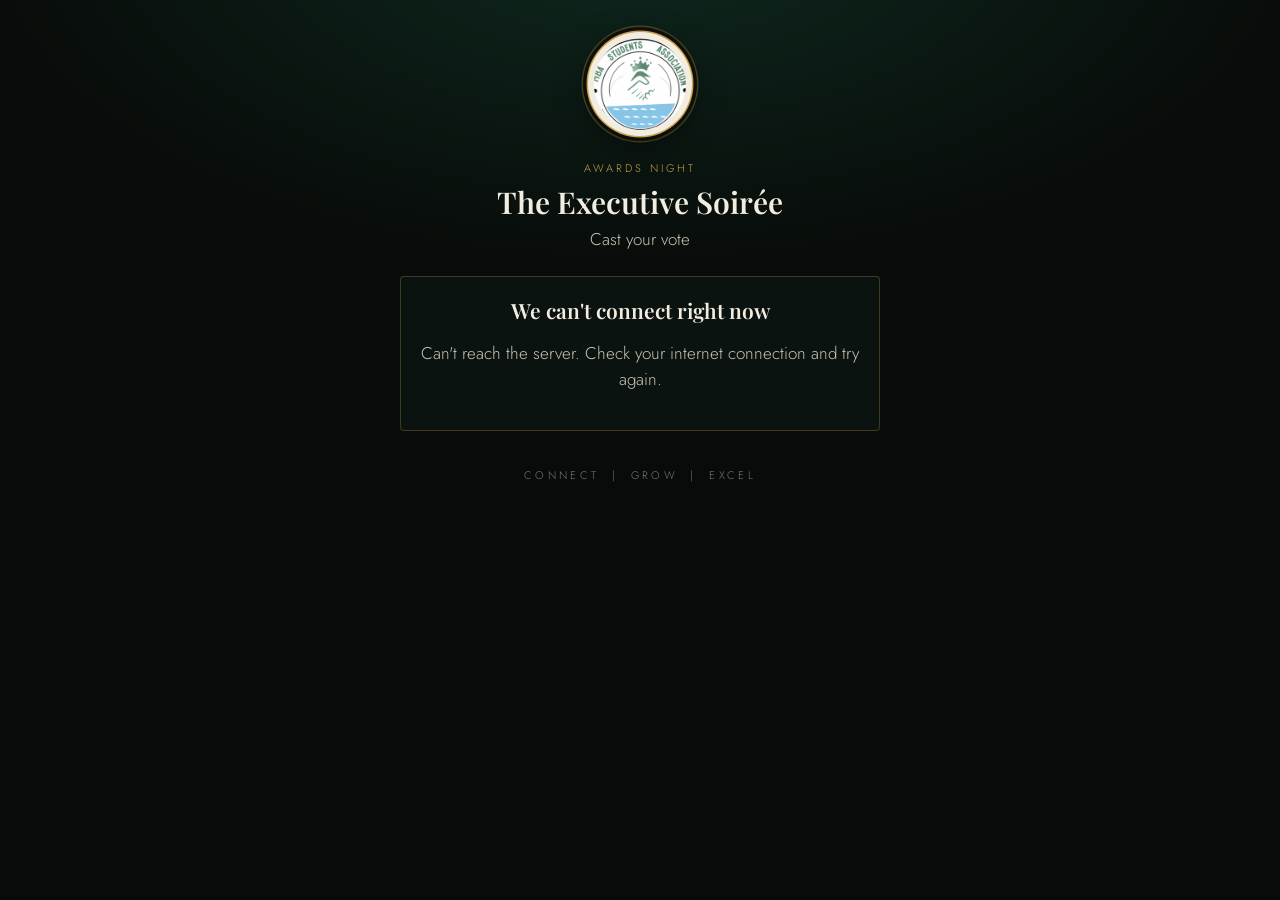
<file: index.html>
<!DOCTYPE html>
<html lang="en">
<head>
  <meta charset="UTF-8">
  <meta name="viewport" content="width=device-width, initial-scale=1">
  <meta name="robots" content="noindex">
  <meta name="theme-color" content="#080b09">
  <title>Awards Night — Cast Your Vote</title>
  <link rel="preconnect" href="https://fonts.googleapis.com">
  <link rel="preconnect" href="https://fonts.gstatic.com" crossorigin>
  <link href="https://fonts.googleapis.com/css2?family=Playfair+Display:wght@500;600;700&family=Jost:wght@300;400;500&display=swap" rel="stylesheet">
  <link rel="stylesheet" href="assets/style.css">
</head>
<body>
<main class="wrap">
  <div class="crest"><img src="assets/crest.png" alt="" width="92" height="92"></div>
  <p class="eyebrow">Awards Night</p>
  <h1>The Executive Soirée</h1>
  <p class="lede">Cast your vote</p>

  <div id="slow" class="notice" role="status" hidden>
    <span class="spin"></span>The server is waking up. This can take up to a minute, please wait…
  </div>

  <section id="v-loading" class="card center"><span class="spin"></span>Connecting…</section>

  <section id="v-notice" class="card center" hidden aria-live="polite">
    <h2 id="notice-title"></h2>
    <p id="notice-text" class="dim"></p>
    <a id="notice-link" class="btn ghost" href="results.html" hidden>See the results</a>
  </section>

  <section id="v-matric" class="card" hidden>
    <form id="matric-form" novalidate>
      <label class="field-label" for="matric">Your matric number</label>
      <input id="matric" type="text" autocomplete="off" autocapitalize="characters" spellcheck="false" placeholder="Enter your matric number">
      <label class="field-label" for="email" style="margin-top:14px">Your email address</label>
      <input id="email" type="text" inputmode="email" autocomplete="email" autocapitalize="none" spellcheck="false" placeholder="The email address the Association has for you">
      <div id="matric-error" class="notice error" role="alert" hidden></div>
      <button id="matric-btn" class="btn" type="submit" style="margin-top:14px">Send me a code</button>
    </form>
    <p class="fine">We'll email you a 6-digit code to confirm it's you. Each matric number can vote once, and votes are final.</p>
  </section>

  <section id="v-code" class="card" hidden>
    <form id="code-form" novalidate>
      <label class="field-label" for="code">Enter the 6-digit code</label>
      <p id="code-sent" class="fine"></p>
      <input id="code" type="text" inputmode="numeric" autocomplete="one-time-code" maxlength="7" spellcheck="false" placeholder="123456">
      <div id="code-error" class="notice error" role="alert" hidden></div>
      <button id="code-btn" class="btn" type="submit" style="margin-top:14px">Verify and continue</button>
    </form>
    <button id="resend" class="btn ghost" type="button" style="margin-top:10px" disabled>Send a new code</button>
    <p class="fine"><button id="code-back" class="link" type="button">Use different details</button></p>
  </section>

  <section id="v-ballot" hidden>
    <div class="card who">
      <span>Voting as <b id="who"></b></span>
      <button id="change" class="link" type="button">Not you?</button>
    </div>
    <div id="categories"></div>
    <div id="ballot-error" class="notice error" role="alert" hidden></div>
    <div class="sticky-bar">
      <p id="progress" class="fine"></p>
      <button id="review-btn" class="btn" type="button">Review my vote</button>
    </div>
  </section>

  <section id="v-review" hidden>
    <div class="card">
      <h2>Check your choices</h2>
      <ul id="review-list" class="review"></ul>
      <p class="fine">Once you submit, your vote can't be changed.</p>
    </div>
    <div id="submit-error" class="notice error" role="alert" hidden></div>
    <button id="submit-btn" class="btn" type="button">Submit my vote</button>
    <button id="back-btn" class="btn ghost" type="button">Go back and change</button>
  </section>

  <section id="v-done" class="card center" hidden aria-live="polite">
    <div class="tick">✓</div>
    <h2>Your vote is in</h2>
    <p class="dim">Thank you for voting. The winners will be announced at the awards night.</p>
  </section>

  <p class="foot">CONNECT &nbsp;|&nbsp; GROW &nbsp;|&nbsp; EXCEL</p>
</main>

<script src="config.js"></script>
<script src="assets/api.js"></script>
<script>
(function () {
  var $ = function (id) { return document.getElementById(id); };
  var VIEWS = ["v-loading", "v-notice", "v-matric", "v-code", "v-ballot", "v-review", "v-done"];

  var matric = "";
  var email = "";
  var token = "";        // proves this person typed the code sent to their email
  var triedSession = false;
  var categories = [];   // [{ id, name, nominees: [{ id, name }] }]
  var choices = {};      // categoryId -> nomineeId; undefined = not answered yet

  // Draft answers are kept on this phone only, so a reload or a phone call
  // doesn't wipe a 30-category ballot. They are removed once the vote is sent.
  var restored = 0;
  function draftKey() { return "gala_vote_draft_" + String(matric).replace(/\s+/g, "").toUpperCase(); }
  function saveDraft() { try { localStorage.setItem(draftKey(), JSON.stringify(choices)); } catch (e) {} }
  function clearDraft() { try { localStorage.removeItem(draftKey()); } catch (e) {} }
  function loadDraft() {
    var saved = {};
    try { saved = JSON.parse(localStorage.getItem(draftKey()) || "{}") || {}; } catch (e) { saved = {}; }
    restored = 0;
    categories.forEach(function (c) {
      var v = saved[c.id];
      if (v === undefined) return;
      var valid = c.nominees.some(function (n) { return n.id === v; });
      if (!valid) return;
      choices[c.id] = v; restored++;
      Array.prototype.forEach.call($("cat-" + c.id).querySelectorAll(".option"), function (l) {
        var input = l.querySelector("input");
        input.checked = input.value === v;
        l.classList.toggle("selected", input.checked);
      });
    });
    updateProgress();
  }

  // The verified session is kept for this browser tab only, so a refresh or a
  // dropped connection doesn't mean asking for another code.
  var SESSION_KEY = "gala_vote_session";
  function saveSession() {
    try { sessionStorage.setItem(SESSION_KEY, JSON.stringify({ matric: matric, email: email, token: token, name: $("who").textContent, exp: Date.now() + 80 * 60 * 1000 })); } catch (e) {}
  }
  function clearSession() { try { sessionStorage.removeItem(SESSION_KEY); } catch (e) {} token = ""; }
  function loadSession() {
    try {
      var x = JSON.parse(sessionStorage.getItem(SESSION_KEY) || "null");
      if (x && x.token && x.matric && x.exp > Date.now()) return x;
    } catch (e) {}
    return null;
  }
  function maskEmail(e) { var p = e.split("@"); return p[0].charAt(0) + "***@" + (p[1] || ""); }

  function show(id) {
    VIEWS.forEach(function (v) { $(v).hidden = v !== id; });
    $("slow").hidden = true;
    window.scrollTo(0, 0);
  }
  function setError(el, msg) { el.textContent = msg || ""; el.hidden = !msg; }
  function onSlow() { $("slow").hidden = false; }
  function notice(title, text, withResults) {
    $("notice-title").textContent = title;
    $("notice-text").textContent = text;
    $("notice-link").hidden = !withResults;
    show("v-notice");
  }
  function alreadyVoted() {
    notice("You've already voted", "This matric number has already been used to vote. Each person can vote once, and votes can't be changed.");
  }
  // Nominees appear in a different random order for each voter, so being
  // listed first never helps anyone.
  function shuffle(list) {
    var a = list.slice();
    for (var i = a.length - 1; i > 0; i--) {
      var j = Math.floor(Math.random() * (i + 1));
      var t = a[i]; a[i] = a[j]; a[j] = t;
    }
    return a;
  }

  // ---- 1. is voting open? ----
  function start() {
    show("v-loading");
    return api("/state", { onSlow: onSlow }).then(function (r) {
      if (!r.ok) return notice("We can't connect right now", r.data.error || "Please try again in a moment.");
      if (r.data.status === "draft") return notice("Voting opens soon", "Voting hasn’t started yet. Please check back soon.");
      if (r.data.status === "closed") return notice("Voting has closed", "Thank you to everyone who voted. The winners will be announced at the awards night.", true);
      if (!triedSession) {
        triedSession = true;
        var saved = loadSession();
        if (saved) { matric = saved.matric; email = saved.email || ""; token = saved.token; $("who").textContent = saved.name; return loadBallot(); }
      }
      show("v-matric");
      $("matric").focus();
    });
  }

  // ---- 2. matric number + email, then the code we email ----
  var resendTimer = null;
  function startResendTimer() {
    var left = 60, btn = $("resend");
    btn.disabled = true;
    clearInterval(resendTimer);
    function tick() {
      if (left <= 0) { clearInterval(resendTimer); btn.disabled = false; btn.textContent = "Send a new code"; return; }
      btn.textContent = "Send a new code (" + left + ")"; left--;
    }
    tick(); resendTimer = setInterval(tick, 1000);
  }
  function sentMessage() {
    return "If your details match our records, we've emailed a 6-digit code to " + maskEmail(email) +
      ". It works for 10 minutes. Check your spam folder too. If you've already voted, we'll email you to say so.";
  }

  $("matric-form").addEventListener("submit", function (e) {
    e.preventDefault();
    var value = $("matric").value.trim();
    var mail = $("email").value.trim();
    setError($("matric-error"), "");
    if (!value) return setError($("matric-error"), "Please enter your matric number.");
    if (!/^[^\s@]+@[^\s@]+\.[^\s@]{2,}$/.test(mail)) return setError($("matric-error"), "Please enter your email address.");
    $("matric-btn").disabled = true;
    $("matric-btn").textContent = "Sending…";
    api("/request-code", { method: "POST", body: { matric_number: value, email: mail }, onSlow: onSlow }).then(function (r) {
      $("matric-btn").disabled = false;
      $("matric-btn").textContent = "Send me a code";
      $("slow").hidden = true;
      if (r.ok) {
        matric = value; email = mail;
        $("code-sent").textContent = sentMessage();
        $("code").value = "";
        setError($("code-error"), "");
        show("v-code"); $("code").focus();
        return startResendTimer();
      }
      if (r.data.state === "not_open") return start();
      setError($("matric-error"), r.data.error || "Something went wrong. Please try again.");
    });
  });

  $("code-form").addEventListener("submit", function (e) {
    e.preventDefault();
    var code = $("code").value.replace(/\s+/g, "");
    setError($("code-error"), "");
    if (!/^\d{6}$/.test(code)) return setError($("code-error"), "Please enter the 6-digit code from your email.");
    $("code-btn").disabled = true;
    $("code-btn").textContent = "Checking…";
    api("/verify-code", { method: "POST", body: { matric_number: matric, code: code }, onSlow: onSlow }).then(function (r) {
      $("code-btn").disabled = false;
      $("code-btn").textContent = "Verify and continue";
      $("slow").hidden = true;
      if (r.ok && r.data.state === "ok") {
        token = r.data.token;
        $("who").textContent = r.data.display_name;
        saveSession();
        return loadBallot();
      }
      if (r.data.state === "already_voted") return alreadyVoted();
      if (r.data.state === "not_open") return start();
      setError($("code-error"), r.data.error || "Something went wrong. Please try again.");
    });
  });

  $("resend").addEventListener("click", function () {
    $("resend").disabled = true;
    setError($("code-error"), "");
    api("/request-code", { method: "POST", body: { matric_number: matric, email: email }, onSlow: onSlow }).then(function (r) {
      $("slow").hidden = true;
      if (r.ok) { $("code-sent").textContent = "A new code is on its way. " + sentMessage(); return startResendTimer(); }
      setError($("code-error"), r.data.error || "Could not send a new code. Please try again.");
      startResendTimer();
    });
  });

  function backToDetails(message) {
    clearInterval(resendTimer);
    show("v-matric");
    $("matric").value = matric; $("email").value = email;
    setError($("matric-error"), message || "");
    $("matric").focus();
  }
  $("code-back").addEventListener("click", function () { backToDetails(); });

  $("change").addEventListener("click", function () {
    clearSession();
    matric = ""; email = ""; choices = {};
    $("matric").value = ""; $("email").value = "";
    show("v-matric"); $("matric").focus();
  });

  // ---- 3. the ballot ----
  function loadBallot() {
    show("v-loading");
    return api("/ballot", { onSlow: onSlow }).then(function (r) {
      if (!r.ok || r.data.status !== "open" || !r.data.categories.length) return start();
      categories = r.data.categories.map(function (c) { return { id: c.id, name: c.name, nominees: shuffle(c.nominees) }; });
      choices = {};
      renderBallot();
      loadDraft();
      setError($("ballot-error"), "");
      show("v-ballot");
    });
  }

  function renderBallot() {
    var holder = $("categories");
    holder.textContent = "";
    categories.forEach(function (cat) {
      var card = h("div", { class: "card", id: "cat-" + cat.id }, h("h2", null, cat.name));
      cat.nominees.forEach(function (n) { card.appendChild(option(cat, n.id, n.name)); });
      holder.appendChild(card);
    });
    updateProgress();
  }

  function option(cat, value, text) {
    var input = h("input", { type: "radio", name: "cat-" + cat.id, value: value });
    var label = h("label", { class: "option" }, input, h("span", { class: "dot" }), h("span", null, text));
    input.addEventListener("change", function () {
      choices[cat.id] = value;
      Array.prototype.forEach.call($("cat-" + cat.id).querySelectorAll(".option"), function (l) {
        l.classList.toggle("selected", l.querySelector("input").checked);
      });
      setError($("ballot-error"), "");
      saveDraft();
      updateProgress();
    });
    return label;
  }

  function unanswered() { return categories.filter(function (c) { return choices[c.id] === undefined; }); }
  function updateProgress() {
    $("progress").textContent = (categories.length - unanswered().length) + " of " + categories.length + " answered. Every category needs an answer." +
      (restored ? " (Your earlier answers were restored.)" : "");
  }

  // ---- 4. review, then submit ----
  $("review-btn").addEventListener("click", function () {
    var missing = unanswered();
    if (missing.length) {
      var names = missing.slice(0, 4).map(function (c) { return c.name; }).join(", ");
      setError($("ballot-error"), "Please choose a nominee in every category. " + missing.length + " still to answer, starting with: " + names + (missing.length > 4 ? "…" : "."));
      var first = $("cat-" + missing[0].id);
      if (first.scrollIntoView) first.scrollIntoView({ behavior: "smooth", block: "center" });
      return;
    }
    var list = $("review-list");
    list.textContent = "";
    categories.forEach(function (c) {
      var picked = c.nominees.filter(function (n) { return n.id === choices[c.id]; })[0];
      list.appendChild(h("li", null,
        h("span", { class: "cat" }, c.name),
        h("span", { class: "pick" }, picked ? picked.name : "")));
    });
    setError($("submit-error"), "");
    show("v-review");
  });

  $("back-btn").addEventListener("click", function () { show("v-ballot"); });

  $("submit-btn").addEventListener("click", function () {
    var btn = $("submit-btn");
    if (btn.disabled) return;                      // no double-taps
    btn.disabled = true;
    btn.textContent = "Submitting…";
    setError($("submit-error"), "");
    var selections = {};
    categories.forEach(function (c) { selections[c.id] = choices[c.id]; });
    api("/cast", { method: "POST", body: { matric_number: matric, token: token, selections: selections }, onSlow: onSlow }).then(function (r) {
      if (r.ok) {
        clearDraft(); clearSession();
        matric = ""; email = ""; choices = {}; categories = [];
        btn.disabled = false; btn.textContent = "Submit my vote";
        return show("v-done");
      }
      btn.disabled = false;
      btn.textContent = "Submit my vote";
      $("slow").hidden = true;
      if (r.data.state === "already_voted") { clearDraft(); clearSession(); return alreadyVoted(); }
      if (r.data.state === "verify_again") { clearSession(); return backToDetails("Please verify your email again to vote. Your answers are saved."); }
      if (r.data.state === "not_open") return start();
      setError($("submit-error"), r.data.error || "Something went wrong. Please try again.");
    });
  });

  start();
})();
</script>
</body>
</html>
</file>
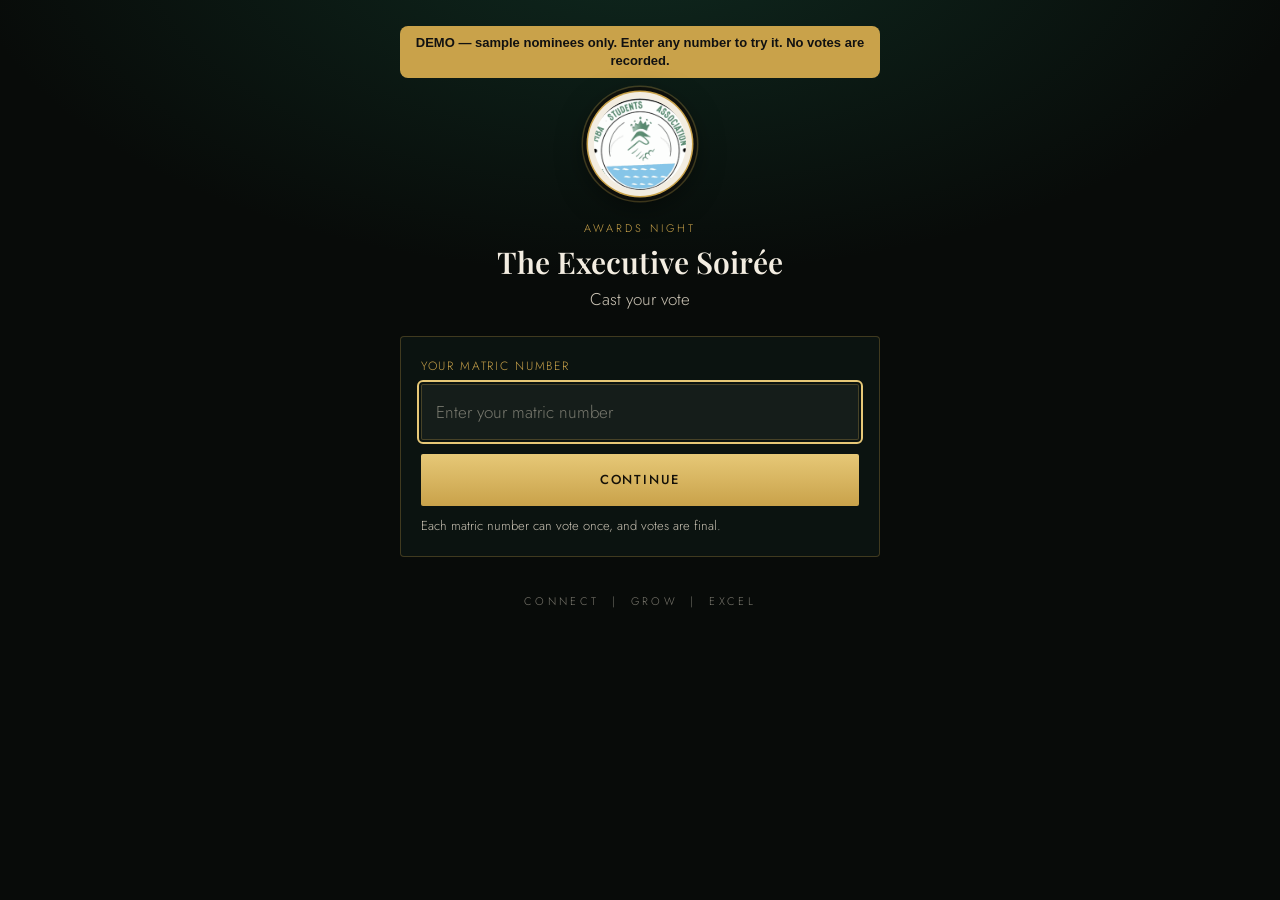
<file: demo/index.html>
<!DOCTYPE html>
<html lang="en">
<head>
  <meta charset="UTF-8">
  <meta name="viewport" content="width=device-width, initial-scale=1">
  <meta name="robots" content="noindex">
  <meta name="theme-color" content="#080b09">
  <title>DEMO — Awards Night</title>
  <link rel="preconnect" href="https://fonts.googleapis.com">
  <link rel="preconnect" href="https://fonts.gstatic.com" crossorigin>
  <link href="https://fonts.googleapis.com/css2?family=Playfair+Display:wght@500;600;700&family=Jost:wght@300;400;500&display=swap" rel="stylesheet">
  <link rel="stylesheet" href="../assets/style.css">
</head>
<body>
<main class="wrap">
  <div class="crest"><img src="../assets/crest.png" alt="" width="92" height="92"></div>
  <p class="eyebrow">Awards Night</p>
  <h1>The Executive Soirée</h1>
  <p class="lede">Cast your vote</p>

  <div id="slow" class="notice" role="status" hidden>
    <span class="spin"></span>The server is waking up. This can take up to a minute, please wait…
  </div>

  <section id="v-loading" class="card center"><span class="spin"></span>Connecting…</section>

  <section id="v-notice" class="card center" hidden aria-live="polite">
    <h2 id="notice-title"></h2>
    <p id="notice-text" class="dim"></p>
    <a id="notice-link" class="btn ghost" href="results.html" hidden>See the results</a>
  </section>

  <section id="v-matric" class="card" hidden>
    <form id="matric-form" novalidate>
      <label class="field-label" for="matric">Your matric number</label>
      <input id="matric" type="text" autocomplete="off" autocapitalize="characters" spellcheck="false" placeholder="Enter your matric number">
      <div id="matric-error" class="notice error" role="alert" hidden></div>
      <button id="matric-btn" class="btn" type="submit" style="margin-top:14px">Continue</button>
    </form>
    <p class="fine">Each matric number can vote once, and votes are final.</p>
  </section>

  <section id="v-ballot" hidden>
    <div class="card who">
      <span>Voting as <b id="who"></b></span>
      <button id="change" class="link" type="button">Not you?</button>
    </div>
    <div id="categories"></div>
    <div id="ballot-error" class="notice error" role="alert" hidden></div>
    <div class="sticky-bar">
      <p id="progress" class="fine"></p>
      <button id="review-btn" class="btn" type="button">Review my vote</button>
    </div>
  </section>

  <section id="v-review" hidden>
    <div class="card">
      <h2>Check your choices</h2>
      <ul id="review-list" class="review"></ul>
      <p class="fine">Once you submit, your vote can't be changed.</p>
    </div>
    <div id="submit-error" class="notice error" role="alert" hidden></div>
    <button id="submit-btn" class="btn" type="button">Submit my vote</button>
    <button id="back-btn" class="btn ghost" type="button">Go back and change</button>
  </section>

  <section id="v-done" class="card center" hidden aria-live="polite">
    <div class="tick">✓</div>
    <h2>Your vote is in</h2>
    <p class="dim">Thank you for voting. The winners will be announced at the awards night.</p>
  </section>

  <p class="foot">CONNECT &nbsp;|&nbsp; GROW &nbsp;|&nbsp; EXCEL</p>
</main>

<script src="../assets/api.js"></script>
<script>
// DEMO ONLY: replaces the real backend with sample data. Nothing is sent anywhere.
(function () {
  var DEMO = [{"id": 1, "name": "Innovation and Entrepreneurship Award", "nominees": [{"id": 1, "name": "Sample Nominee A"}, {"id": 2, "name": "Sample Nominee B"}, {"id": 3, "name": "Sample Nominee C"}]}, {"id": 2, "name": "Future Business Leader Award", "nominees": [{"id": 4, "name": "Sample Nominee A"}, {"id": 5, "name": "Sample Nominee B"}, {"id": 6, "name": "Sample Nominee C"}]}, {"id": 3, "name": "Most Improved Student Award", "nominees": [{"id": 7, "name": "Sample Nominee A"}, {"id": 8, "name": "Sample Nominee B"}, {"id": 9, "name": "Sample Nominee C"}]}, {"id": 4, "name": "Class Ambassador Award", "nominees": [{"id": 10, "name": "Sample Nominee A"}, {"id": 11, "name": "Sample Nominee B"}, {"id": 12, "name": "Sample Nominee C"}]}, {"id": 5, "name": "Collaborative Leadership Award", "nominees": [{"id": 13, "name": "Sample Nominee A"}, {"id": 14, "name": "Sample Nominee B"}, {"id": 15, "name": "Sample Nominee C"}]}, {"id": 6, "name": "Emerging Leader Award", "nominees": [{"id": 16, "name": "Sample Nominee A"}, {"id": 17, "name": "Sample Nominee B"}, {"id": 18, "name": "Sample Nominee C"}]}, {"id": 7, "name": "Community Impact Award", "nominees": [{"id": 19, "name": "Sample Nominee A"}, {"id": 20, "name": "Sample Nominee B"}, {"id": 21, "name": "Sample Nominee C"}]}, {"id": 8, "name": "Service Above Self Award", "nominees": [{"id": 22, "name": "Sample Nominee A"}, {"id": 23, "name": "Sample Nominee B"}, {"id": 24, "name": "Sample Nominee C"}]}, {"id": 9, "name": "MBA Student of the Year", "nominees": [{"id": 25, "name": "Sample Nominee A"}, {"id": 26, "name": "Sample Nominee B"}, {"id": 27, "name": "Sample Nominee C"}]}, {"id": 10, "name": "Best Team Player Award", "nominees": [{"id": 28, "name": "Sample Nominee A"}, {"id": 29, "name": "Sample Nominee B"}, {"id": 30, "name": "Sample Nominee C"}]}, {"id": 11, "name": "Best Group Leader Award", "nominees": [{"id": 31, "name": "Sample Nominee A"}, {"id": 32, "name": "Sample Nominee B"}, {"id": 33, "name": "Sample Nominee C"}]}, {"id": 12, "name": "Most Reliable Teammate Award", "nominees": [{"id": 34, "name": "Sample Nominee A"}, {"id": 35, "name": "Sample Nominee B"}, {"id": 36, "name": "Sample Nominee C"}]}, {"id": 13, "name": "Peacekeeper Award", "nominees": [{"id": 37, "name": "Sample Nominee A"}, {"id": 38, "name": "Sample Nominee B"}, {"id": 39, "name": "Sample Nominee C"}]}, {"id": 14, "name": "Peer Mentor Award", "nominees": [{"id": 40, "name": "Sample Nominee A"}, {"id": 41, "name": "Sample Nominee B"}, {"id": 42, "name": "Sample Nominee C"}]}, {"id": 15, "name": "The Always There, Always Ready Award", "nominees": [{"id": 43, "name": "Sample Nominee A"}, {"id": 44, "name": "Sample Nominee B"}, {"id": 45, "name": "Sample Nominee C"}]}, {"id": 16, "name": "The Full-Time Class Champion Award", "nominees": [{"id": 46, "name": "Sample Nominee A"}, {"id": 47, "name": "Sample Nominee B"}, {"id": 48, "name": "Sample Nominee C"}]}, {"id": 17, "name": "Most Engaging Student Award", "nominees": [{"id": 49, "name": "Sample Nominee A"}, {"id": 50, "name": "Sample Nominee B"}, {"id": 51, "name": "Sample Nominee C"}]}, {"id": 18, "name": "The Unifying Force Award", "nominees": [{"id": 52, "name": "Sample Nominee A"}, {"id": 53, "name": "Sample Nominee B"}, {"id": 54, "name": "Sample Nominee C"}]}, {"id": 19, "name": "Best Networker Award", "nominees": [{"id": 55, "name": "Sample Nominee A"}, {"id": 56, "name": "Sample Nominee B"}, {"id": 57, "name": "Sample Nominee C"}]}, {"id": 20, "name": "People's Person Award", "nominees": [{"id": 58, "name": "Sample Nominee A"}, {"id": 59, "name": "Sample Nominee B"}, {"id": 60, "name": "Sample Nominee C"}]}, {"id": 21, "name": "Connector of the Stream Award", "nominees": [{"id": 61, "name": "Sample Nominee A"}, {"id": 62, "name": "Sample Nominee B"}, {"id": 63, "name": "Sample Nominee C"}]}, {"id": 22, "name": "Best Vibes Award", "nominees": [{"id": 64, "name": "Sample Nominee A"}, {"id": 65, "name": "Sample Nominee B"}, {"id": 66, "name": "Sample Nominee C"}]}, {"id": 23, "name": "Best Class Comedian Award", "nominees": [{"id": 67, "name": "Sample Nominee A"}, {"id": 68, "name": "Sample Nominee B"}, {"id": 69, "name": "Sample Nominee C"}]}, {"id": 24, "name": "Most Unforgettable Personality Award", "nominees": [{"id": 70, "name": "Sample Nominee A"}, {"id": 71, "name": "Sample Nominee B"}, {"id": 72, "name": "Sample Nominee C"}]}, {"id": 25, "name": "Most Likely to Be Famous Award", "nominees": [{"id": 73, "name": "Sample Nominee A"}, {"id": 74, "name": "Sample Nominee B"}, {"id": 75, "name": "Sample Nominee C"}]}, {"id": 26, "name": "Outstanding Lecturer Award", "nominees": [{"id": 76, "name": "Sample Nominee A"}, {"id": 77, "name": "Sample Nominee B"}, {"id": 78, "name": "Sample Nominee C"}]}, {"id": 27, "name": "Most Inspiring Lecturer Award", "nominees": [{"id": 79, "name": "Sample Nominee A"}, {"id": 80, "name": "Sample Nominee B"}, {"id": 81, "name": "Sample Nominee C"}]}, {"id": 28, "name": "Non-Teaching Staff Appreciation Award", "nominees": [{"id": 82, "name": "Sample Nominee A"}, {"id": 83, "name": "Sample Nominee B"}, {"id": 84, "name": "Sample Nominee C"}]}, {"id": 29, "name": "MBA Student Brand of the Year", "nominees": [{"id": 85, "name": "Sample Nominee A"}, {"id": 86, "name": "Sample Nominee B"}, {"id": 87, "name": "Sample Nominee C"}]}, {"id": 30, "name": "MBA Legacy Award", "nominees": [{"id": 88, "name": "Sample Nominee A"}, {"id": 89, "name": "Sample Nominee B"}, {"id": 90, "name": "Sample Nominee C"}]}, {"id": 31, "name": "MBA Leader of the year", "nominees": [{"id": 91, "name": "Sample Nominee A"}, {"id": 92, "name": "Sample Nominee B"}, {"id": 93, "name": "Sample Nominee C"}]}];
  window.api = function (path) {
    var data = {};
    if (path === "/state") data = { status: "open" };
    else if (path === "/check") data = { state: "ok", display_name: "Demo Voter" };
    else if (path === "/ballot") data = { status: "open", categories: JSON.parse(JSON.stringify(DEMO)) };
    else if (path === "/cast") data = { ok: true };
    return new Promise(function (resolve) { setTimeout(function () { resolve({ ok: true, status: 200, data: data }); }, 250); });
  };
  var bar = document.createElement("div");
  bar.setAttribute("style", "background:#c9a24a;color:#111;text-align:center;font:600 13px/1.4 sans-serif;padding:8px 12px;border-radius:8px;margin:0 0 14px");
  bar.textContent = "DEMO \u2014 sample nominees only. Enter any number to try it. No votes are recorded.";
  var wrap = document.querySelector("main.wrap");
  wrap.insertBefore(bar, wrap.firstChild);
})();
</script>
<script>
(function () {
  var $ = function (id) { return document.getElementById(id); };
  var VIEWS = ["v-loading", "v-notice", "v-matric", "v-ballot", "v-review", "v-done"];

  var matric = "";
  var categories = [];   // [{ id, name, nominees: [{ id, name }] }]
  var choices = {};      // categoryId -> nomineeId, or "" for "skip"; undefined = not answered yet

  // Draft answers are kept on this phone only, so a reload or a phone call
  // doesn't wipe a 30-category ballot. They are removed once the vote is sent.
  var restored = 0;
  function draftKey() { return "gala_vote_draft_" + String(matric).replace(/\s+/g, "").toUpperCase(); }
  function saveDraft() { try { localStorage.setItem(draftKey(), JSON.stringify(choices)); } catch (e) {} }
  function clearDraft() { try { localStorage.removeItem(draftKey()); } catch (e) {} }
  function loadDraft() {
    var saved = {};
    try { saved = JSON.parse(localStorage.getItem(draftKey()) || "{}") || {}; } catch (e) { saved = {}; }
    restored = 0;
    categories.forEach(function (c) {
      var v = saved[c.id];
      if (v === undefined) return;
      var valid = v === "" || c.nominees.some(function (n) { return n.id === v; });
      if (!valid) return;
      choices[c.id] = v; restored++;
      Array.prototype.forEach.call($("cat-" + c.id).querySelectorAll(".option"), function (l) {
        var input = l.querySelector("input");
        input.checked = input.value === v;
        l.classList.toggle("selected", input.checked);
      });
    });
    updateProgress();
  }

  function show(id) {
    VIEWS.forEach(function (v) { $(v).hidden = v !== id; });
    $("slow").hidden = true;
    window.scrollTo(0, 0);
  }
  function setError(el, msg) { el.textContent = msg || ""; el.hidden = !msg; }
  function onSlow() { $("slow").hidden = false; }
  function notice(title, text, withResults) {
    $("notice-title").textContent = title;
    $("notice-text").textContent = text;
    $("notice-link").hidden = !withResults;
    show("v-notice");
  }
  function alreadyVoted() {
    notice("You've already voted", "This matric number has already been used to vote. Each person can vote once, and votes can't be changed.");
  }
  // Nominees appear in a different random order for each voter, so being
  // listed first never helps anyone.
  function shuffle(list) {
    var a = list.slice();
    for (var i = a.length - 1; i > 0; i--) {
      var j = Math.floor(Math.random() * (i + 1));
      var t = a[i]; a[i] = a[j]; a[j] = t;
    }
    return a;
  }

  // ---- 1. is voting open? ----
  function start() {
    show("v-loading");
    return api("/state", { onSlow: onSlow }).then(function (r) {
      if (!r.ok) return notice("We can't connect right now", r.data.error || "Please try again in a moment.");
      if (r.data.status === "draft") return notice("Voting opens soon", "Voting hasn’t started yet. Please check back soon.");
      if (r.data.status === "closed") return notice("Voting has closed", "Thank you to everyone who voted. The winners will be announced at the awards night.", true);
      show("v-matric");
      $("matric").focus();
    });
  }

  // ---- 2. matric number ----
  $("matric-form").addEventListener("submit", function (e) {
    e.preventDefault();
    var value = $("matric").value.trim();
    setError($("matric-error"), "");
    if (!value) return setError($("matric-error"), "Please enter your matric number.");
    $("matric-btn").disabled = true;
    $("matric-btn").textContent = "Checking…";
    api("/check", { method: "POST", body: { matric_number: value }, onSlow: onSlow }).then(function (r) {
      $("matric-btn").disabled = false;
      $("matric-btn").textContent = "Continue";
      $("slow").hidden = true;
      if (r.ok && r.data.state === "ok") {
        matric = value;
        $("who").textContent = r.data.display_name;
        return loadBallot();
      }
      if (r.data.state === "already_voted") return alreadyVoted();
      if (r.data.state === "not_open") return start();
      setError($("matric-error"), r.data.error || "Something went wrong. Please try again.");
    });
  });

  $("change").addEventListener("click", function () {
    matric = ""; choices = {}; $("matric").value = "";
    show("v-matric"); $("matric").focus();
  });

  // ---- 3. the ballot ----
  function loadBallot() {
    show("v-loading");
    return api("/ballot", { onSlow: onSlow }).then(function (r) {
      if (!r.ok || r.data.status !== "open" || !r.data.categories.length) return start();
      categories = r.data.categories.map(function (c) { return { id: c.id, name: c.name, nominees: shuffle(c.nominees) }; });
      choices = {};
      renderBallot();
      loadDraft();
      setError($("ballot-error"), "");
      show("v-ballot");
    });
  }

  function renderBallot() {
    var holder = $("categories");
    holder.textContent = "";
    categories.forEach(function (cat) {
      var card = h("div", { class: "card", id: "cat-" + cat.id }, h("h2", null, cat.name));
      cat.nominees.forEach(function (n) { card.appendChild(option(cat, n.id, n.name, false)); });
      card.appendChild(option(cat, "", "Skip this category", true));
      holder.appendChild(card);
    });
    updateProgress();
  }

  function option(cat, value, text, isSkip) {
    var input = h("input", { type: "radio", name: "cat-" + cat.id, value: value });
    var label = h("label", { class: "option" + (isSkip ? " skip" : "") }, input, h("span", { class: "dot" }), h("span", null, text));
    input.addEventListener("change", function () {
      choices[cat.id] = value;
      Array.prototype.forEach.call($("cat-" + cat.id).querySelectorAll(".option"), function (l) {
        l.classList.toggle("selected", l.querySelector("input").checked);
      });
      setError($("ballot-error"), "");
      saveDraft();
      updateProgress();
    });
    return label;
  }

  function unanswered() { return categories.filter(function (c) { return choices[c.id] === undefined; }); }
  function updateProgress() {
    $("progress").textContent = (categories.length - unanswered().length) + " of " + categories.length + " answered" +
      (restored ? " (your earlier answers were restored)" : "");
  }

  // ---- 4. review, then submit ----
  $("review-btn").addEventListener("click", function () {
    var missing = unanswered();
    if (missing.length) {
      setError($("ballot-error"), "Please choose a nominee, or skip, in: " + missing.map(function (c) { return c.name; }).join(", ") + ".");
      var first = $("cat-" + missing[0].id);
      if (first.scrollIntoView) first.scrollIntoView({ behavior: "smooth", block: "center" });
      return;
    }
    var list = $("review-list");
    list.textContent = "";
    categories.forEach(function (c) {
      var picked = c.nominees.filter(function (n) { return n.id === choices[c.id]; })[0];
      list.appendChild(h("li", null,
        h("span", { class: "cat" }, c.name),
        h("span", { class: "pick" + (picked ? "" : " none") }, picked ? picked.name : "Skipped")));
    });
    setError($("submit-error"), "");
    show("v-review");
  });

  $("back-btn").addEventListener("click", function () { show("v-ballot"); });

  $("submit-btn").addEventListener("click", function () {
    var btn = $("submit-btn");
    if (btn.disabled) return;                      // no double-taps
    btn.disabled = true;
    btn.textContent = "Submitting…";
    setError($("submit-error"), "");
    var selections = {};
    categories.forEach(function (c) { selections[c.id] = choices[c.id] || null; });
    api("/cast", { method: "POST", body: { matric_number: matric, selections: selections }, onSlow: onSlow }).then(function (r) {
      if (r.ok) {
        clearDraft();
        matric = ""; choices = {}; categories = [];
        btn.disabled = false; btn.textContent = "Submit my vote";
        return show("v-done");
      }
      btn.disabled = false;
      btn.textContent = "Submit my vote";
      $("slow").hidden = true;
      if (r.data.state === "already_voted") { clearDraft(); return alreadyVoted(); }
      if (r.data.state === "not_open") return start();
      setError($("submit-error"), r.data.error || "Something went wrong. Please try again.");
    });
  });

  start();
})();
</script>
</body>
</html>
</file>
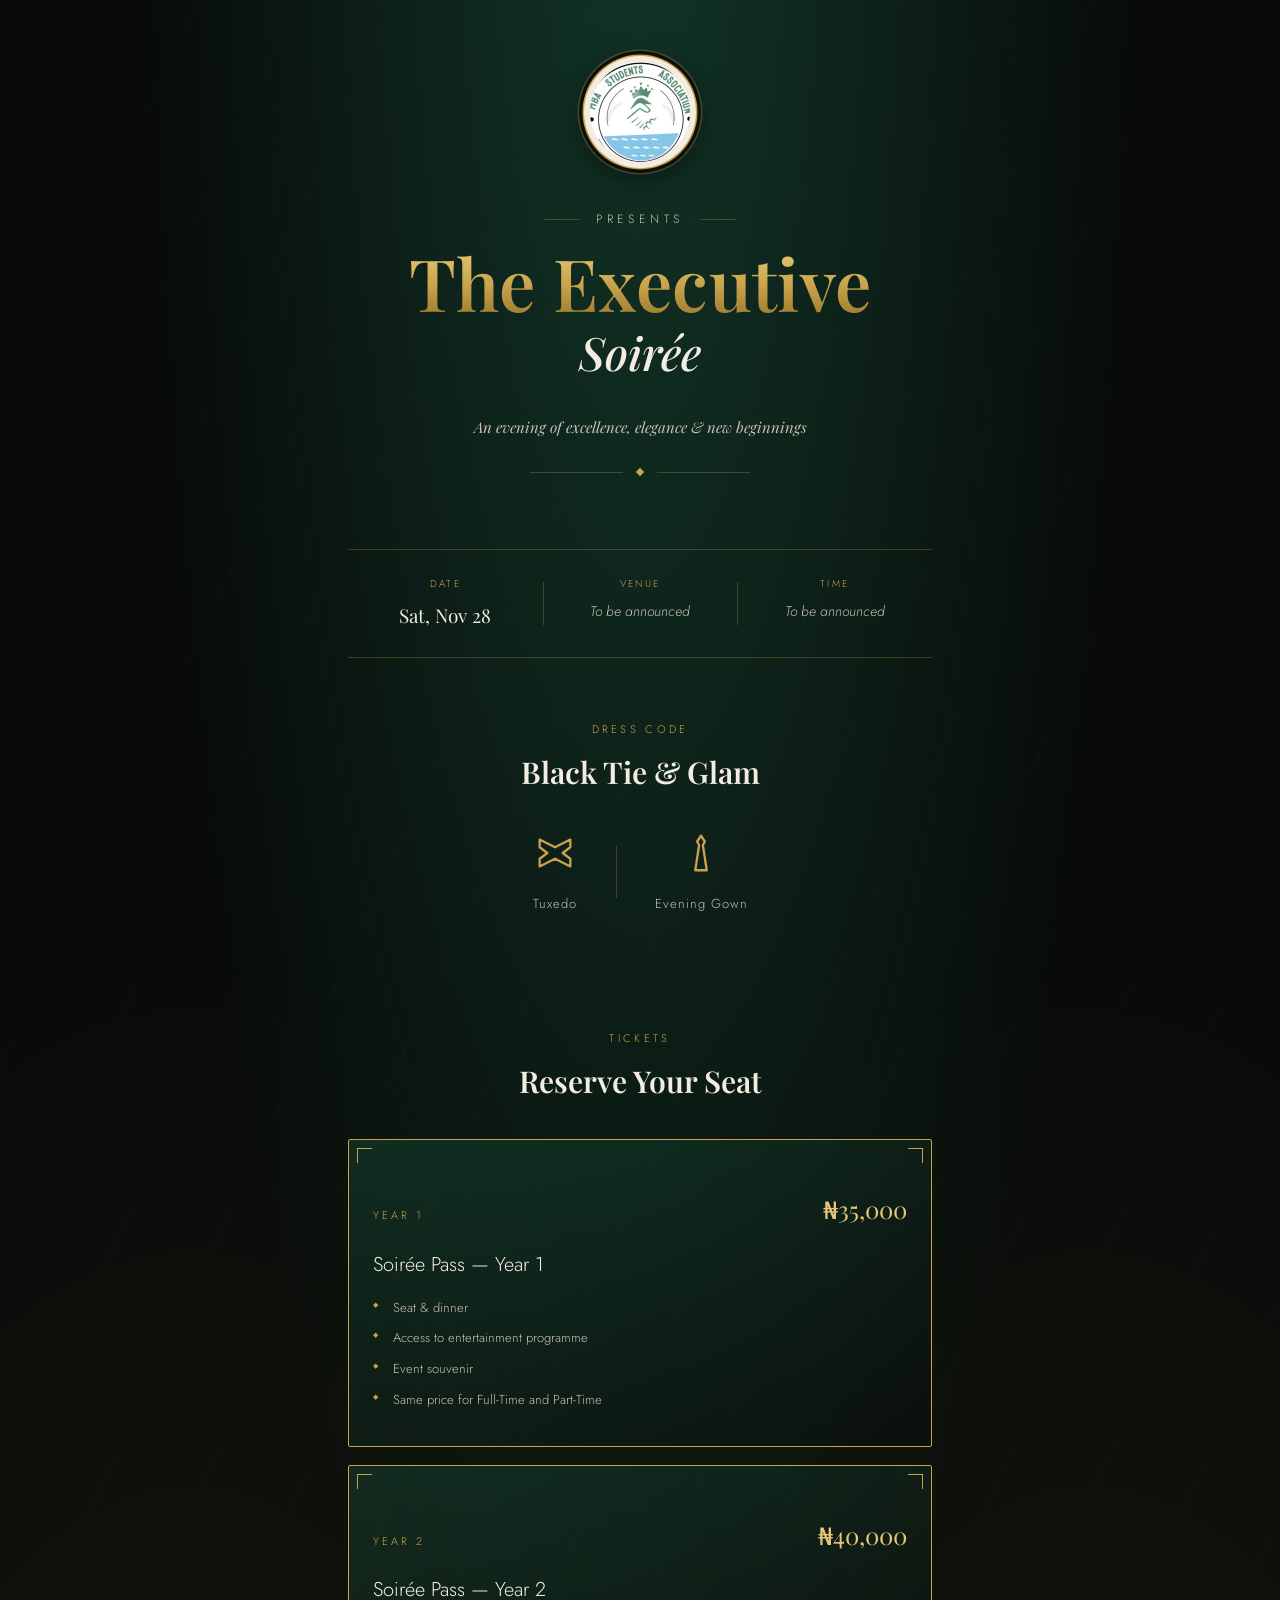
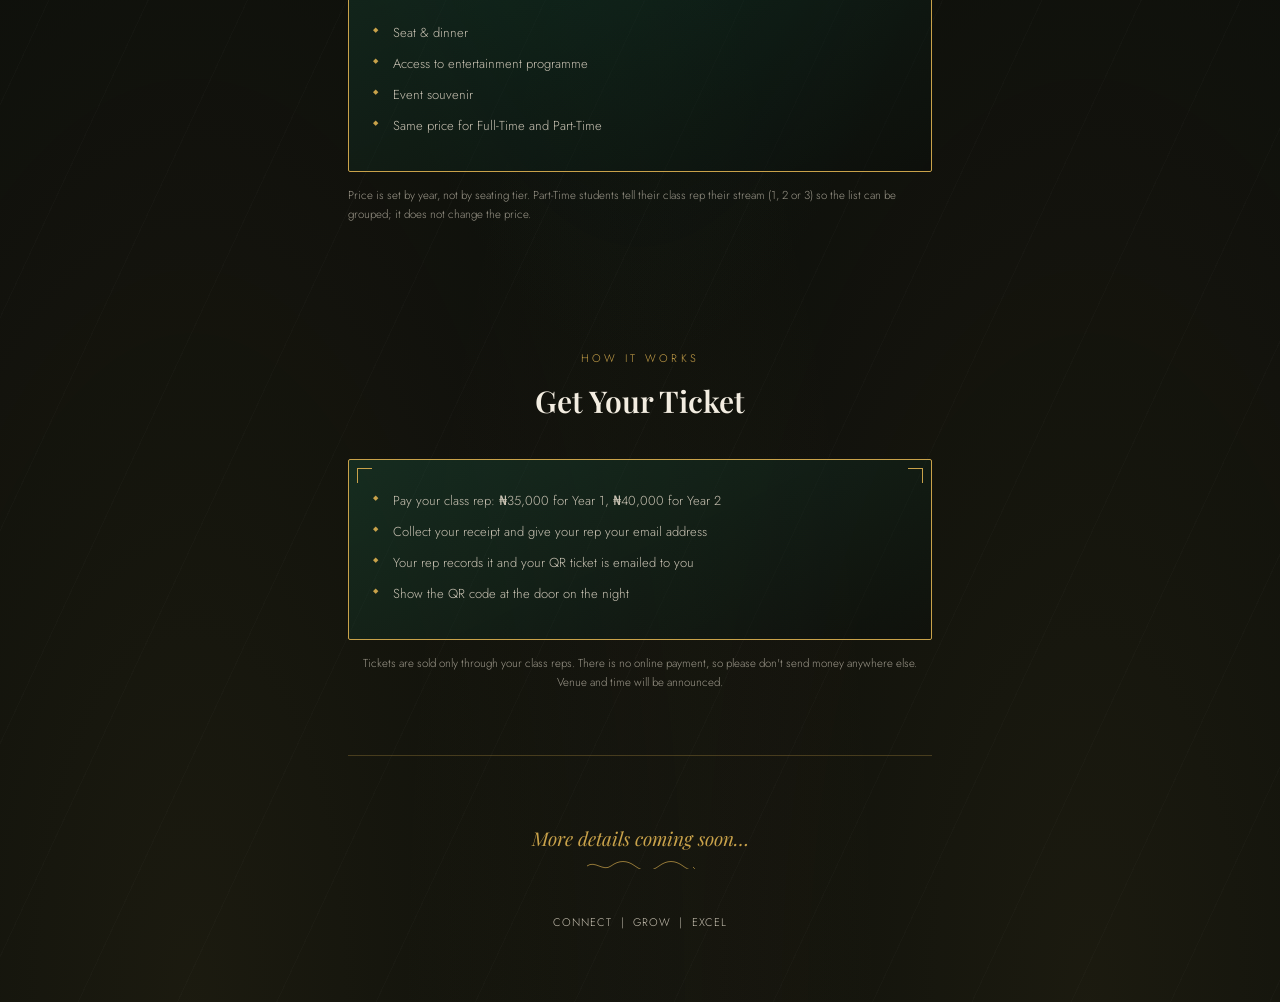
<file: tickets/index.html>
<!DOCTYPE html>
<html lang="en">
<head>
<meta charset="UTF-8">
<meta name="viewport" content="width=device-width, initial-scale=1.0">
<title>The Executive Soirée — UNILAG MBA Students' Association</title>
<link rel="preconnect" href="https://fonts.googleapis.com">
<link rel="preconnect" href="https://fonts.gstatic.com" crossorigin>
<link href="https://fonts.googleapis.com/css2?family=Playfair+Display:ital,wght@0,500;0,600;0,700;1,500&family=Jost:wght@300;400;500;600&display=swap" rel="stylesheet">
<style>
  :root{
    --ink:#080b09;
    --ink-2:#0e1712;
    --emerald:#0d3b2c;
    --emerald-light:#1a5a43;
    --gold:#c9a24a;
    --gold-bright:#e6c877;
    --cream:#f3ede1;
    --cream-dim:#c9c2b3;
    --line: rgba(201,162,74,0.28);
  }

  *{ box-sizing:border-box; }
  html{ scroll-behavior:smooth; }
  body{
    margin:0;
    background:var(--ink);
    color:var(--cream);
    font-family:'Jost', sans-serif;
    font-weight:300;
    line-height:1.6;
    -webkit-font-smoothing:antialiased;
  }

  a{ color:inherit; }

  h1,h2,h3{
    font-family:'Playfair Display', serif;
    margin:0;
    font-weight:600;
  }

  .wrap{
    max-width:640px;
    margin:0 auto;
    padding:0 28px;
  }

  /* ---------- background texture ---------- */
  .bg-field{
    position:relative;
    background:
      radial-gradient(ellipse at 50% -10%, rgba(26,90,67,0.55), transparent 55%),
      radial-gradient(ellipse at 15% 100%, rgba(201,162,74,0.10), transparent 45%),
      radial-gradient(ellipse at 85% 100%, rgba(201,162,74,0.10), transparent 45%),
      var(--ink);
    overflow:hidden;
  }
  .bg-field::before{
    content:"";
    position:absolute; inset:0;
    background-image:
      repeating-linear-gradient(115deg, rgba(255,255,255,0.015) 0px, rgba(255,255,255,0.015) 1px, transparent 1px, transparent 90px);
    pointer-events:none;
  }

  /* ---------- header / hero ---------- */
  header{
    padding:56px 0 44px;
    text-align:center;
    position:relative;
  }

  .crest{
    width:112px; height:112px;
    margin:0 auto 34px;
    border-radius:50%;
    padding:6px;
    background:var(--cream);
    box-shadow:
      0 0 0 1.5px var(--gold),
      0 0 0 5px rgba(8,11,9,0.9),
      0 0 0 6.5px var(--line),
      0 8px 30px rgba(0,0,0,0.55);
  }
  .crest img{
    width:100%; height:100%;
    display:block;
    object-fit:cover;
    border-radius:50%;
  }

  .presents{
    font-size:12px;
    letter-spacing:0.4em;
    color:var(--cream-dim);
    margin:0 0 18px;
    position:relative;
    display:inline-flex;
    align-items:center;
    gap:16px;
  }
  .presents::before, .presents::after{
    content:"";
    width:36px; height:1px;
    background:var(--line);
  }

  .title{
    font-size:clamp(44px, 11vw, 72px);
    line-height:0.98;
    letter-spacing:0.005em;
    background:linear-gradient(180deg, var(--gold-bright), var(--gold) 55%, #9c7a30);
    -webkit-background-clip:text;
    background-clip:text;
    color:transparent;
    margin-bottom:2px;
  }
  .subtitle{
    font-family:'Playfair Display', serif;
    font-style:italic;
    font-weight:500;
    font-size:clamp(30px, 8vw, 46px);
    color:var(--cream);
    margin-top:-4px;
  }

  .tagline{
    margin:26px auto 0;
    max-width:340px;
    font-size:15px;
    color:var(--cream-dim);
    font-style:italic;
    font-family:'Playfair Display', serif;
  }

  .divider{
    display:flex; align-items:center; justify-content:center; gap:14px;
    margin:30px auto;
    max-width:220px;
  }
  .divider .rule{ flex:1; height:1px; background:var(--line); }
  .divider .diamond{
    width:6px; height:6px; background:var(--gold);
    transform:rotate(45deg);
  }

  /* ---------- info band ---------- */
  .info-band{
    border-top:1px solid var(--line);
    border-bottom:1px solid var(--line);
    padding:26px 0;
  }
  .info-grid{
    display:flex;
    justify-content:center;
    gap:0;
    text-align:center;
  }
  .info-item{
    flex:1;
    padding:0 12px;
    position:relative;
  }
  .info-item + .info-item::before{
    content:"";
    position:absolute; left:0; top:6px; bottom:6px;
    width:1px; background:var(--line);
  }
  .info-label{
    font-size:10px;
    letter-spacing:0.22em;
    color:var(--gold);
    margin-bottom:8px;
  }
  .info-value{
    font-family:'Playfair Display', serif;
    font-size:19px;
    color:var(--cream);
  }
  .info-value.tba{
    color:var(--cream-dim);
    font-style:italic;
    font-family:'Jost', sans-serif;
    font-size:14px;
  }

  /* ---------- dress code ---------- */
  .section{ padding:52px 0; }
  .section-eyebrow{
    text-align:center;
    font-size:11px;
    letter-spacing:0.3em;
    color:var(--gold);
    margin-bottom:10px;
  }
  .section-title{
    text-align:center;
    font-size:30px;
    margin-bottom:34px;
  }

  .dress-row{
    display:flex;
    justify-content:center;
    align-items:center;
    gap:38px;
  }
  .dress-item{ text-align:center; }
  .dress-item svg{ width:46px; height:46px; margin-bottom:10px; }
  .dress-item span{
    display:block;
    font-size:13px;
    letter-spacing:0.08em;
    color:var(--cream-dim);
  }
  .dress-sep{
    width:1px; height:52px;
    background:var(--line);
  }

  /* ---------- ticket card ---------- */
  .ticket-card{
    position:relative;
    border:1px solid var(--gold);
    border-radius:2px;
    padding:36px 30px;
    background:linear-gradient(155deg, rgba(26,90,67,0.35), rgba(8,11,9,0.4));
    text-align:center;
  }
  .ticket-card::before, .ticket-card::after{
    content:"";
    position:absolute;
    width:14px; height:14px;
    border:1px solid var(--gold);
    top:8px;
  }
  .ticket-card::before{ left:8px; border-right:none; border-bottom:none; }
  .ticket-card::after{ right:8px; border-left:none; border-bottom:none; }

  .tier-name{
    font-size:11px;
    letter-spacing:0.28em;
    color:var(--gold);
    margin-bottom:14px;
  }
  .tier-title{
    font-size:28px;
    margin-bottom:10px;
  }
  .tier-price{
    font-family:'Playfair Display', serif;
    font-size:38px;
    color:var(--gold-bright);
    margin-bottom:6px;
  }
  .tier-price small{
    display:block;
    font-family:'Jost', sans-serif;
    font-size:12px;
    color:var(--cream-dim);
    font-style:italic;
    margin-top:6px;
  }
  .tier-includes{
    list-style:none;
    padding:0; margin:26px 0;
    display:inline-block;
    text-align:left;
  }
  .tier-includes li{
    font-size:14px;
    color:var(--cream-dim);
    padding:7px 0 7px 22px;
    position:relative;
  }
  .tier-includes li::before{
    content:"◆";
    position:absolute; left:0; top:7px;
    font-size:7px;
    color:var(--gold);
  }

  .btn{
    display:inline-block;
    width:100%;
    text-align:center;
    padding:15px 20px;
    background:linear-gradient(180deg, var(--gold-bright), var(--gold));
    color:#141008;
    font-family:'Jost', sans-serif;
    font-weight:500;
    font-size:13px;
    letter-spacing:0.16em;
    border:none;
    border-radius:1px;
    cursor:pointer;
    transition:filter .18s ease, transform .18s ease;
  }
  .btn:hover{ filter:brightness(1.08); }
  .btn:active{ transform:translateY(1px); }
  .btn:focus-visible{ outline:2px solid var(--cream); outline-offset:3px; }

  .fine-print{
    margin-top:14px;
    font-size:11.5px;
    color:var(--cream-dim);
    opacity:0.75;
  }

  /* ---------- tier stack (3 tiers) ---------- */
  .tier-stack{ display:flex; flex-direction:column; gap:18px; }
  .ticket-card.compact{ padding:26px 24px; text-align:left; }
  .ticket-card.compact .tier-top{
    display:flex; align-items:baseline; justify-content:space-between; gap:12px; margin-bottom:14px;
  }
  .ticket-card.compact .tier-name{ margin-bottom:0; }
  .ticket-card.compact .tier-price{ font-size:24px; margin-bottom:0; text-align:right; }
  .ticket-card.compact .tier-title{ font-size:20px; margin-bottom:12px; }
  .ticket-card.compact .tier-includes{ margin:0 0 4px; display:block; }
  .ticket-card.compact .tier-includes li{ font-size:13px; padding:5px 0 5px 20px; }
  .ticket-card.featured{
    border-color:var(--gold-bright);
    background:linear-gradient(155deg, rgba(26,90,67,0.55), rgba(8,11,9,0.5));
    box-shadow:0 14px 34px -14px rgba(0,0,0,0.6);
  }
  .tier-pill{
    display:inline-block; font-size:10px; letter-spacing:0.18em; color:#141008;
    background:linear-gradient(180deg, var(--gold-bright), var(--gold));
    padding:4px 10px; border-radius:20px; margin-bottom:12px;
  }

  /* ---------- form select ---------- */
  .field select{
    width:100%;
    background:rgba(255,255,255,0.03);
    border:1px solid var(--line);
    color:var(--cream);
    font-family:'Jost', sans-serif;
    font-size:15px;
    padding:12px 14px;
    border-radius:1px;
    appearance:none;
    -webkit-appearance:none;
    background-image:url("data:image/svg+xml,%3Csvg xmlns='http://www.w3.org/2000/svg' viewBox='0 0 20 20' fill='%23c9a24a'%3E%3Cpath d='M5.5 7.5l4.5 5 4.5-5z'/%3E%3C/svg%3E");
    background-repeat:no-repeat;
    background-position:right 14px center;
  }
  .field select:focus-visible{
    outline:2px solid var(--gold);
    outline-offset:1px;
  }
  .field select option{ background:#12160f; color:var(--cream); }

  /* ---------- form ---------- */
  .form-card{
    border:1px solid var(--line);
    padding:32px 26px;
  }
  .field{ margin-bottom:18px; }
  .field label{
    display:block;
    font-size:11px;
    letter-spacing:0.14em;
    color:var(--gold);
    margin-bottom:8px;
  }
  .field input{
    width:100%;
    background:rgba(255,255,255,0.03);
    border:1px solid var(--line);
    color:var(--cream);
    font-family:'Jost', sans-serif;
    font-size:15px;
    padding:12px 14px;
    border-radius:1px;
  }
  .field input:focus-visible{
    outline:2px solid var(--gold);
    outline-offset:1px;
  }
  .field input::placeholder{ color:#5a5648; }

  #form-status{
    margin-top:16px;
    font-size:13px;
    text-align:center;
    min-height:18px;
  }
  #form-status.ok{ color:var(--gold-bright); }

  /* ---------- footer ---------- */
  footer{
    text-align:center;
    padding:48px 0 60px;
    border-top:1px solid var(--line);
  }
  footer .more{
    font-family:'Playfair Display', serif;
    font-style:italic;
    font-size:19px;
    color:var(--gold);
    margin-bottom:8px;
  }
  footer .squiggle{ width:110px; height:8px; margin:0 auto 26px; opacity:0.7; }
  footer .assoc{
    font-size:11px;
    letter-spacing:0.1em;
    color:var(--cream-dim);
  }

  @media (max-width:420px){
    .info-grid{ flex-wrap:wrap; row-gap:20px; }
    .info-item{ flex:1 1 45%; }
    .info-item:nth-child(2)::before{ display:none; }
    .dress-row{ gap:24px; }
  }

  @media (prefers-reduced-motion: reduce){
    html{ scroll-behavior:auto; }
    .btn{ transition:none; }
  }
</style>
</head>
<body>

<div class="bg-field">
  <div class="wrap">

    <header>
      <div class="crest">
        <img src="[data-uri]" alt="University of Lagos MBA Students' Association seal">
      </div>

      <p class="presents">PRESENTS</p>
      <h1 class="title">The Executive</h1>
      <h2 class="subtitle">Soirée</h2>

      <p class="tagline">An evening of excellence, elegance &amp; new beginnings</p>

      <div class="divider"><span class="rule"></span><span class="diamond"></span><span class="rule"></span></div>
    </header>

    <div class="info-band">
      <div class="info-grid">
        <div class="info-item">
          <div class="info-label">DATE</div>
          <div class="info-value">Sat, Nov 28</div>
        </div>
        <div class="info-item">
          <div class="info-label">VENUE</div>
          <div class="info-value tba">To be announced</div>
        </div>
        <div class="info-item">
          <div class="info-label">TIME</div>
          <div class="info-value tba">To be announced</div>
        </div>
      </div>
    </div>

    <section class="section" id="dress-code">
      <p class="section-eyebrow">DRESS CODE</p>
      <h3 class="section-title">Black Tie &amp; Glam</h3>
      <div class="dress-row">
        <div class="dress-item">
          <svg viewBox="0 0 24 24" fill="none"><path d="M4 5l8 4 8-4v4l-4 3 4 3v4l-8-4-8 4v-4l4-3-4-3V5z" stroke="#c9a24a" stroke-width="1.2" stroke-linejoin="round"/></svg>
          <span>Tuxedo</span>
        </div>
        <div class="dress-sep" aria-hidden="true"></div>
        <div class="dress-item">
          <svg viewBox="0 0 24 24" fill="none"><path d="M12 3l2 3-1 2 2 13H9l2-13-1-2 2-3z" stroke="#c9a24a" stroke-width="1.2" stroke-linejoin="round"/></svg>
          <span>Evening Gown</span>
        </div>
      </div>
    </section>

    <section class="section" id="ticket">
      <p class="section-eyebrow">TICKETS</p>
      <h3 class="section-title">Reserve Your Seat</h3>

      <div class="tier-stack">
        <div class="ticket-card compact">
          <div class="tier-top">
            <p class="tier-name">YEAR 1</p>
            <p class="tier-price">₦35,000</p>
          </div>
          <p class="tier-title">Soirée Pass — Year 1</p>
          <ul class="tier-includes">
            <li>Seat &amp; dinner</li>
            <li>Access to entertainment programme</li>
            <li>Event souvenir</li>
            <li>Same price for Full-Time and Part-Time</li>
          </ul>
        </div>

        <div class="ticket-card compact">
          <div class="tier-top">
            <p class="tier-name">YEAR 2</p>
            <p class="tier-price">₦40,000</p>
          </div>
          <p class="tier-title">Soirée Pass — Year 2</p>
          <ul class="tier-includes">
            <li>Seat &amp; dinner</li>
            <li>Access to entertainment programme</li>
            <li>Event souvenir</li>
            <li>Same price for Full-Time and Part-Time</li>
          </ul>
        </div>
      </div>

      <p class="fine-print">Price is set by year, not by seating tier. Part-Time students tell their class rep their stream (1, 2 or 3) so the list can be grouped; it does not change the price.</p>
    </section>

    <section class="section" id="how-to-buy">
      <p class="section-eyebrow">HOW IT WORKS</p>
      <h3 class="section-title">Get Your Ticket</h3>

      <div class="ticket-card compact">
        <ul class="tier-includes">
          <li>Pay your class rep: ₦35,000 for Year 1, ₦40,000 for Year 2</li>
          <li>Collect your receipt and give your rep your email address</li>
          <li>Your rep records it and your QR ticket is emailed to you</li>
          <li>Show the QR code at the door on the night</li>
        </ul>
      </div>

      <p class="fine-print" style="text-align:center;">Tickets are sold only through your class reps. There is no online payment, so please don't send money anywhere else. Venue and time will be announced.</p>
    </section>

    <footer>
      <p class="more">More details coming soon…</p>
      <svg class="squiggle" viewBox="0 0 110 8" fill="none"><path d="M2 5c8-6 16 6 24 0s16-6 24 0 16 6 24 0 16-6 24 0 16 6 10 1" stroke="#c9a24a" stroke-width="1"/></svg>
      <p class="assoc">CONNECT &nbsp;|&nbsp; GROW &nbsp;|&nbsp; EXCEL</p>
    </footer>

  </div>
</div>


</body>
</html>
</file>
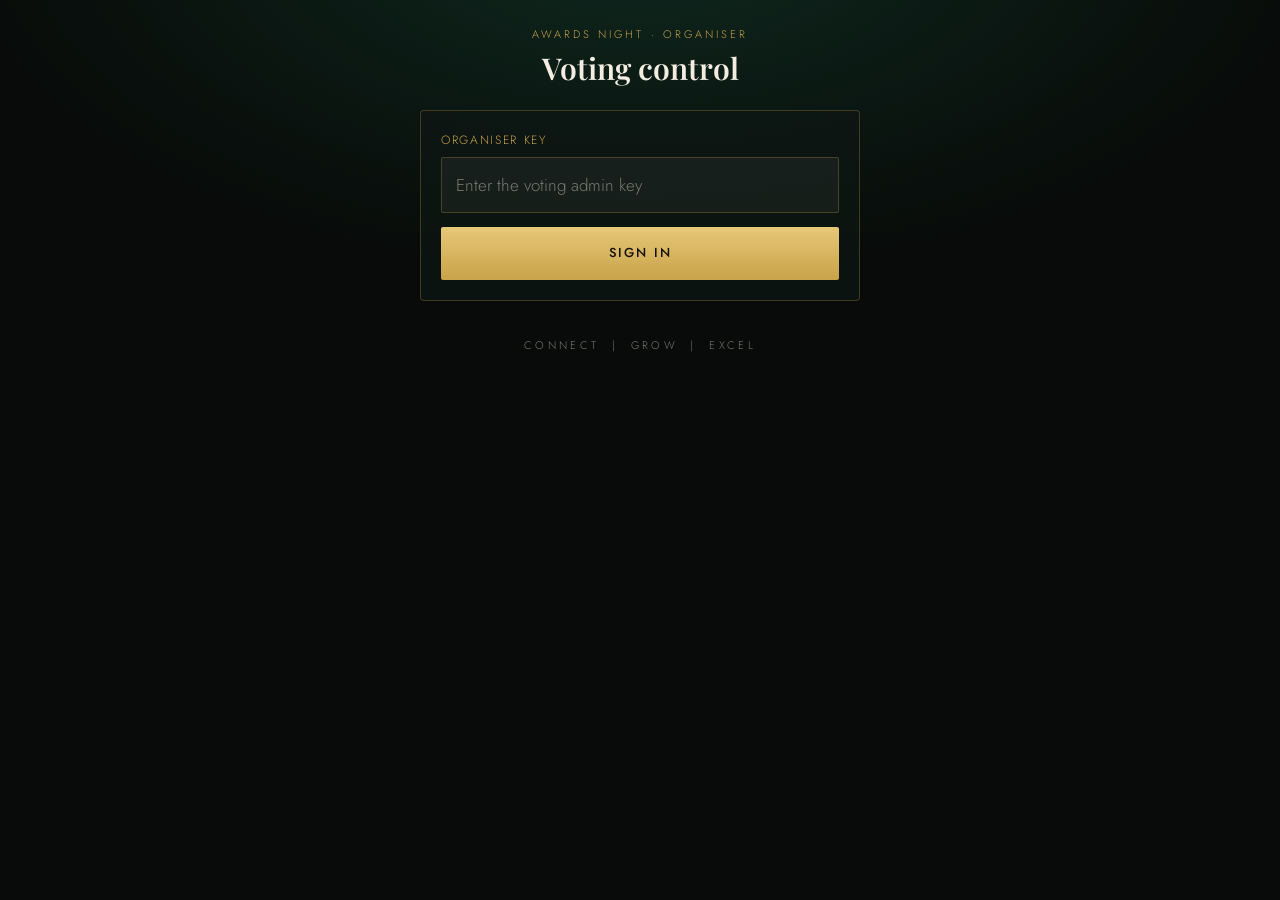
<file: admin.html>
<!DOCTYPE html>
<html lang="en">
<head>
  <meta charset="UTF-8">
  <meta name="viewport" content="width=device-width, initial-scale=1">
  <meta name="robots" content="noindex, nofollow">
  <meta name="theme-color" content="#080b09">
  <title>Awards Night — Organiser</title>
  <link rel="preconnect" href="https://fonts.googleapis.com">
  <link rel="preconnect" href="https://fonts.gstatic.com" crossorigin>
  <link href="https://fonts.googleapis.com/css2?family=Playfair+Display:wght@500;600;700&family=Jost:wght@300;400;500&display=swap" rel="stylesheet">
  <link rel="stylesheet" href="assets/style.css">
</head>
<body>
<main class="wrap wide">
  <p class="eyebrow">Awards Night · Organiser</p>
  <h1>Voting control</h1>

  <section id="login" class="card" style="max-width:440px;margin:24px auto">
    <form id="login-form">
      <label class="field-label" for="key">Organiser key</label>
      <input id="key" type="password" autocomplete="off" placeholder="Enter the voting admin key">
      <div id="login-error" class="notice error" role="alert" hidden></div>
      <button class="btn" type="submit" style="margin-top:14px">Sign in</button>
    </form>
  </section>

  <div id="panel" hidden>
    <p class="fine" style="text-align:right;margin:0 0 12px"><button id="signout" class="link" type="button">Sign out</button></p>

    <!-- status & controls -->
    <section class="card">
      <div class="row" style="justify-content:space-between">
        <h2 style="margin:0">Voting <span id="badge" class="badge"></span></h2>
        <span class="fine" style="margin:0">Pages: <a class="link" href="index.html" target="_blank" rel="noopener">voter page</a> · <a class="link" href="results.html" target="_blank" rel="noopener">big screen</a></span>
      </div>
      <div class="stats">
        <div class="stat"><b id="n-roster">0</b><span>On the voter list</span></div>
        <div class="stat"><b id="n-ballots">0</b><span>Ballots cast</span></div>
        <div class="stat"><b id="n-pct">0%</b><span>Turnout</span></div>
      </div>
      <div id="status-msg" class="notice" hidden></div>
      <div class="row" id="controls"></div>
      <label class="check" style="margin-top:16px"><input id="tallies" type="checkbox"> Show vote percentages on the big screen (otherwise just the winner)</label>
    </section>

    <!-- setup -->
    <div class="grid2">
      <section class="card">
        <h2>Categories &amp; nominees</h2>
        <p class="fine" style="margin-top:0">One <b>#</b> line per category, then one nominee per line. Each category needs at least 2 nominees.</p>
        <textarea id="structure" spellcheck="false" placeholder="# Best Dressed&#10;Ada Obi&#10;Tunde Ade&#10;&#10;# Life of the Party&#10;Chi Eze&#10;Dayo Bello"></textarea>
        <div id="structure-msg" class="notice" hidden></div>
        <button id="save-structure" class="btn" type="button" style="margin-top:12px">Save categories</button>
      </section>
      <section class="card">
        <h2>Voter list</h2>
        <p class="fine" style="margin-top:0">One voter per line: <b>matric number, full name</b>. You can paste straight from Excel. Pasting again adds new voters and updates names.</p>
        <textarea id="roster" spellcheck="false" placeholder="190805001, Chidi Okafor&#10;190805002, Ada Eze"></textarea>
        <div id="roster-msg" class="notice" hidden></div>
        <button id="save-roster" class="btn" type="button" style="margin-top:12px">Add voters</button>
      </section>
    </div>

    <!-- live results & reveal -->
    <section class="card" style="margin-top:16px">
      <h2>Live results &amp; reveal</h2>
      <p id="reveal-note" class="fine" style="margin-top:0">Only you can see these numbers. Winners appear on the big screen only when you reveal them.</p>
      <div id="results"></div>
    </section>

    <section class="card">
      <details>
        <summary id="turnout-summary">Haven't voted yet</summary>
        <ul id="not-voted" class="names"></ul>
      </details>
    </section>
  </div>

  <p class="foot">CONNECT &nbsp;|&nbsp; GROW &nbsp;|&nbsp; EXCEL</p>
</main>

<script src="config.js"></script>
<script src="assets/api.js"></script>
<script>
(function () {
  var $ = function (id) { return document.getElementById(id); };
  var STORE = "voting-admin-key";
  var key = sessionStorage.getItem(STORE) || "";
  var overview = null;
  var structureDirty = false;
  var timer = null;

  function flash(el, text, kind) {
    el.textContent = text || "";
    el.className = "notice" + (kind ? " " + kind : "");
    el.hidden = !text;
  }

  // Every admin call carries the key; a rejected key sends you back to sign-in.
  function call(path, opts) {
    opts = opts || {};
    opts.adminKey = key;
    return api("/admin" + path, opts).then(function (r) {
      if (r.status === 401 || r.status === 503) signOut(r.data.error);
      return r;
    });
  }

  function signOut(message) {
    key = "";
    sessionStorage.removeItem(STORE);
    clearInterval(timer);
    $("panel").hidden = true;
    $("login").hidden = false;
    flash($("login-error"), message || "", "error");
  }

  // ---- load & render ----
  function refresh() {
    return Promise.all([call("/overview"), call("/results"), call("/turnout")]).then(function (rs) {
      if (!rs.every(function (r) { return r.ok; })) {
        var bad = rs.filter(function (r) { return !r.ok; })[0];
        if (bad && bad.status !== 401 && bad.status !== 503) flash($("login-error"), bad.data.error || "Couldn't load. Try again.", "error");
        return false;
      }
      overview = rs[0].data;
      $("login").hidden = true;
      $("panel").hidden = false;
      renderStatus(rs[0].data);
      renderStructure(rs[0].data);
      renderResults(rs[1].data, rs[0].data);
      renderTurnout(rs[2].data);
      return true;
    });
  }

  function renderStatus(o) {
    var badge = $("badge");
    badge.textContent = o.status;
    badge.className = "badge " + o.status;
    $("n-roster").textContent = o.roster_total;
    $("n-ballots").textContent = o.ballots_total;
    $("n-pct").textContent = (o.roster_total ? Math.round((o.ballots_total / o.roster_total) * 100) : 0) + "%";
    $("tallies").checked = !!o.show_tallies;

    var c = $("controls");
    c.textContent = "";
    if (o.status === "draft") {
      c.appendChild(h("button", { class: "btn small", id: "btn-open", type: "button", onclick: function () { setStatus("open"); } }, "Open voting"));
    } else if (o.status === "open") {
      c.appendChild(h("button", { class: "btn small danger", id: "btn-close", type: "button", onclick: function () { setStatus("closed"); } }, "Close voting"));
    } else {
      c.appendChild(h("button", { class: "btn small ghost", id: "btn-reopen", type: "button", onclick: function () { setStatus("open"); } }, "Reopen voting"));
    }
    if (o.status !== "draft" && o.ballots_total === 0) {
      c.appendChild(h("button", { class: "btn small ghost", id: "btn-draft", type: "button", onclick: function () { setStatus("draft"); } }, "Back to draft"));
    }
  }

  function categoriesToText(cats) {
    return cats.map(function (c) { return "# " + c.name + "\n" + c.nominees.join("\n"); }).join("\n\n");
  }
  function renderStructure(o) {
    var locked = o.status !== "draft" || o.ballots_total > 0;
    $("structure").disabled = locked;
    $("save-structure").disabled = locked;
    if (locked) flash($("structure-msg"), "Categories are locked once voting has opened, so results can't be changed after the fact.", "");
    if (!structureDirty || locked) $("structure").value = categoriesToText(o.categories);
  }

  function renderResults(data, o) {
    var box = $("results");
    box.textContent = "";
    var closed = o.status === "closed";
    $("reveal-note").textContent = closed
      ? "Voting is closed. Reveal a category when you're ready: it appears on the big screen straight away."
      : "Only you can see these numbers. Winners can be revealed on the big screen once voting is closed.";
    if (!data.categories.length) box.appendChild(h("p", { class: "dim" }, "No categories yet."));
    data.categories.forEach(function (cat) {
      var block = h("div", { class: "cat-block" },
        h("div", { class: "cat-head" },
          h("h3", { style: "margin:0" }, cat.name, cat.revealed ? h("span", { class: "badge open", style: "margin-left:10px" }, "on screen") : null),
          h("button", {
            class: "btn small " + (cat.revealed ? "ghost" : ""), type: "button", "data-reveal": cat.id, disabled: !closed,
            onclick: function () { reveal(cat.id, !cat.revealed); },
          }, cat.revealed ? "Hide again" : "Reveal on screen")));
      cat.nominees.forEach(function (n) {
        block.appendChild(h("div", null,
          h("div", { class: "trow" }, h("span", null, n.name), h("span", { class: "dim" }, n.votes + " · " + n.percent + "%")),
          h("div", { class: "bar" }, h("i", { style: "width:" + Math.max(0, Math.min(100, n.percent)) + "%" }))));
      });
      block.appendChild(h("p", { class: "fine" }, cat.total_votes + " votes · " + cat.skipped + " skipped"));
      box.appendChild(block);
    });
  }

  function renderTurnout(t) {
    $("turnout-summary").textContent = "Haven't voted yet (" + t.not_voted.length + " of " + t.roster_total + ")";
    var ul = $("not-voted");
    ul.textContent = "";
    t.not_voted.forEach(function (v) { ul.appendChild(h("li", null, v.full_name + " (" + v.matric_number + ")")); });
  }

  // ---- actions ----
  function setStatus(next) {
    var warning = {
      open: "Open voting now? Voters will be able to vote straight away, and categories will be locked.",
      closed: "Close voting? Nobody will be able to vote after this.",
      draft: "Go back to draft?",
    }[next];
    if (!window.confirm(warning)) return;
    call("/status", { method: "POST", body: { status: next } }).then(function (r) {
      flash($("status-msg"), r.ok ? "" : r.data.error || "That didn't work.", r.ok ? "" : "error");
      if (r.ok) refresh();
    });
  }

  function reveal(id, revealed) {
    call("/reveal", { method: "POST", body: { category_id: id, revealed: revealed } }).then(function (r) {
      flash($("status-msg"), r.ok ? "" : r.data.error || "That didn't work.", r.ok ? "" : "error");
      if (r.ok) refresh();
    });
  }

  $("tallies").addEventListener("change", function () {
    call("/settings", { method: "POST", body: { show_tallies: $("tallies").checked } }).then(function (r) {
      if (!r.ok) flash($("status-msg"), r.data.error || "That didn't work.", "error");
    });
  });

  // "# Category" lines, then one nominee per line.
  function parseStructure(text) {
    var cats = [], current = null;
    var lines = text.split(/\r?\n/);
    for (var i = 0; i < lines.length; i++) {
      var line = lines[i].trim();
      if (!line) continue;
      if (line.charAt(0) === "#") {
        current = { name: line.replace(/^#+\s*/, "").trim(), nominees: [] };
        cats.push(current);
      } else {
        if (!current) return { error: "Start each category with a # line, e.g. “# Best Dressed”." };
        current.nominees.push(line);
      }
    }
    return { categories: cats };
  }

  $("structure").addEventListener("input", function () { structureDirty = true; });
  $("save-structure").addEventListener("click", function () {
    var parsed = parseStructure($("structure").value);
    if (parsed.error) return flash($("structure-msg"), parsed.error, "error");
    call("/structure", { method: "PUT", body: { categories: parsed.categories } }).then(function (r) {
      if (!r.ok) return flash($("structure-msg"), r.data.error || "Couldn't save.", "error");
      structureDirty = false;
      flash($("structure-msg"), "Saved " + r.data.categories + " categories with " + r.data.nominees + " nominees.", "ok");
      refresh();
    });
  });

  $("save-roster").addEventListener("click", function () {
    var btn = $("save-roster");
    btn.disabled = true;
    call("/roster", { method: "POST", body: { text: $("roster").value } }).then(function (r) {
      btn.disabled = false;
      var bad = (r.data.invalid || []).map(function (i) { return "line " + i.line + ": " + i.reason; });
      if (!r.ok) return flash($("roster-msg"), (r.data.error || "Couldn't save.") + (bad.length ? " " + bad.join("; ") : ""), "error");
      $("roster").value = "";
      flash($("roster-msg"),
        "Added or updated " + r.data.processed + " voters." + (bad.length ? " Skipped " + bad.length + " lines — " + bad.join("; ") : ""),
        bad.length ? "error" : "ok");
      refresh();
    });
  });

  // ---- sign in / out ----
  $("login-form").addEventListener("submit", function (e) {
    e.preventDefault();
    var typed = $("key").value.trim();
    if (!typed) return flash($("login-error"), "Enter the organiser key.", "error");
    key = typed;
    $("key").value = "";
    flash($("login-error"), "");
    refresh().then(function (ok) {
      if (ok) {
        sessionStorage.setItem(STORE, key);
        timer = setInterval(function () { if (!document.hidden) refresh(); }, 20000);
      }
    });
  });
  $("signout").addEventListener("click", function () { signOut(""); });

  if (key) {
    refresh().then(function (ok) {
      if (ok) timer = setInterval(function () { if (!document.hidden) refresh(); }, 20000);
    });
  }
})();
</script>
</body>
</html>
</file>
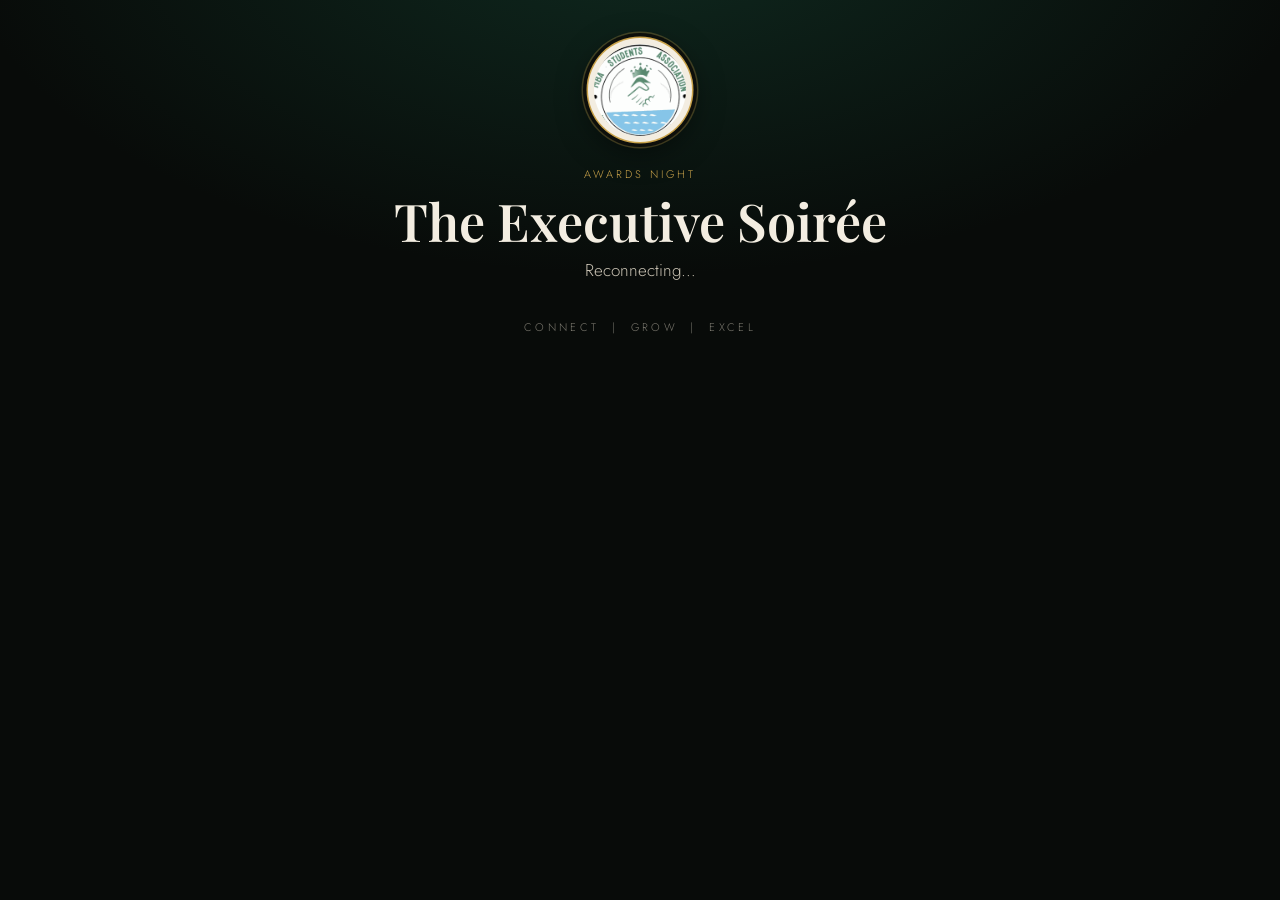
<file: results.html>
<!DOCTYPE html>
<html lang="en">
<head>
  <meta charset="UTF-8">
  <meta name="viewport" content="width=device-width, initial-scale=1">
  <meta name="robots" content="noindex">
  <meta name="theme-color" content="#080b09">
  <title>Awards Night — Winners</title>
  <link rel="preconnect" href="https://fonts.googleapis.com">
  <link rel="preconnect" href="https://fonts.gstatic.com" crossorigin>
  <link href="https://fonts.googleapis.com/css2?family=Playfair+Display:wght@500;600;700&family=Jost:wght@300;400;500&display=swap" rel="stylesheet">
  <link rel="stylesheet" href="assets/style.css">
</head>
<body>
<main class="stage">
  <div class="crest"><img src="assets/crest.png" alt="" width="92" height="92"></div>
  <p class="eyebrow">Awards Night</p>
  <h1>The Executive Soirée</h1>

  <p id="waiting" class="lede" aria-live="polite">Connecting…</p>

  <section id="spot" class="spot" hidden aria-live="polite">
    <p id="spot-cat" class="cat"></p>
    <div id="spot-winner" class="winner"></div>
    <div id="spot-tie" class="tie-tag" hidden>A tie</div>
    <div id="spot-tallies" class="tallies" hidden></div>
  </section>

  <ul id="roll" class="roll"></ul>
  <p class="foot">CONNECT &nbsp;|&nbsp; GROW &nbsp;|&nbsp; EXCEL</p>
</main>

<script src="config.js"></script>
<script src="assets/api.js"></script>
<script>
(function () {
  var $ = function (id) { return document.getElementById(id); };
  var shownId = null;       // the category currently in the spotlight
  var POLL_MS = 5000;

  function joinNames(list) { return list.join(" & "); }

  function render(data) {
    var cats = data.categories || [];
    var revealed = cats.filter(function (c) { return c.revealed; });

    // Spotlight the most recently revealed category.
    var latest = revealed.slice().sort(function (a, b) {
      return String(b.revealed_at || "").localeCompare(String(a.revealed_at || ""));
    })[0];

    var waiting = $("waiting");
    if (!latest) {
      waiting.hidden = false;
      waiting.textContent =
        data.status === "closed" ? "Voting has closed. The winners will be revealed shortly."
        : data.status === "open" ? "Voting is open. Winners will be revealed here tonight."
        : "The winners will be revealed here tonight.";
      $("spot").hidden = true;
      shownId = null;
    } else {
      waiting.hidden = true;
      $("spot").hidden = false;
      $("spot-cat").textContent = latest.name;
      $("spot-winner").textContent = latest.winners.length ? joinNames(latest.winners) : "No votes were cast";
      $("spot-tie").hidden = latest.winners.length < 2;

      var tallies = $("spot-tallies");
      tallies.textContent = "";
      tallies.hidden = !latest.tallies;
      (latest.tallies || []).forEach(function (t) {
        tallies.appendChild(h("div", null,
          h("div", { class: "trow" }, h("span", null, t.name), h("span", { class: "dim" }, t.percent + "%")),
          h("div", { class: "bar" }, h("i", { style: "width:" + Math.max(0, Math.min(100, t.percent)) + "%" }))));
      });

      // Replay the entrance animation only when a NEW category is revealed.
      if (shownId !== latest.id) {
        var spot = $("spot");
        spot.classList.remove("rise");
        void spot.offsetWidth;
        spot.classList.add("rise");
        shownId = latest.id;
      }
    }

    var roll = $("roll");
    roll.textContent = "";
    cats.forEach(function (c) {
      roll.appendChild(h("li", null,
        h("span", { class: "cat" }, c.name),
        c.revealed
          ? h("span", { class: "win" }, c.winners.length ? joinNames(c.winners) : "No votes cast")
          : h("span", { class: "pending" }, "To be revealed")));
    });
  }

  function poll() {
    api("/results").then(function (r) {
      if (r.ok) render(r.data);
      else if (!shownId) $("waiting").textContent = "Reconnecting…";
    });
  }
  poll();
  setInterval(poll, POLL_MS);
})();
</script>
</body>
</html>
</file>
<file: assets/style.css>
/* Awards Night — same look as the gala landing page: deep green-black, gold, cream. */
:root {
  --ink: #080b09;
  --ink-2: #0e1712;
  --emerald-light: #1a5a43;
  --gold: #c9a24a;
  --gold-bright: #e6c877;
  --cream: #f3ede1;
  --cream-dim: #c9c2b3;
  --line: rgba(201, 162, 74, 0.28);
  --danger: #e8a090;
  --ok: #8fd3a8;
  color-scheme: dark;
}
* { box-sizing: border-box; }
html { -webkit-text-size-adjust: 100%; }
body {
  margin: 0;
  min-height: 100vh;
  background: var(--ink);
  background-image: radial-gradient(1100px 560px at 50% -8%, rgba(26, 90, 67, 0.38), transparent 62%);
  background-repeat: no-repeat;
  color: var(--cream);
  font-family: "Jost", system-ui, -apple-system, "Segoe UI", sans-serif;
  font-weight: 300;
  font-size: 17px;
  line-height: 1.55;
  -webkit-font-smoothing: antialiased;
}
[hidden] { display: none !important; }

.wrap { max-width: 520px; margin: 0 auto; padding: 26px 20px 80px; }
.wrap.wide { max-width: 980px; }

.crest { width: 104px; height: 104px; margin: 6px auto 24px; padding: 6px; border-radius: 50%; background: var(--cream);
  box-shadow: 0 0 0 1.5px var(--gold), 0 0 0 5px rgba(8, 11, 9, 0.9), 0 0 0 6.5px var(--line), 0 8px 30px rgba(0, 0, 0, 0.55); }
.crest img { display: block; width: 100%; height: 100%; object-fit: cover; border-radius: 50%; }
.eyebrow { text-align: center; text-transform: uppercase; letter-spacing: 0.28em; font-size: 11px; color: var(--gold); margin: 0; }
h1, h2, h3 { font-family: "Playfair Display", Georgia, serif; font-weight: 600; margin: 0; }
h1 { font-size: 30px; line-height: 1.15; text-align: center; margin: 8px 0 6px; color: var(--cream); }
h2 { font-size: 21px; line-height: 1.25; margin: 0 0 12px; color: var(--cream); }
h3 { font-size: 17px; margin: 0 0 8px; }
.lede { text-align: center; color: var(--cream-dim); margin: 0 0 24px; }
.fine { font-size: 13px; color: var(--cream-dim); margin: 10px 0 0; }
.center { text-align: center; }
.dim { color: var(--cream-dim); }

.card { border: 1px solid var(--line); background: rgba(14, 23, 18, 0.78); padding: 20px; border-radius: 4px; margin-bottom: 16px; }

label.field-label { display: block; font-size: 12px; letter-spacing: 0.14em; text-transform: uppercase; color: var(--gold); margin-bottom: 8px; }
input[type="text"], input[type="password"], textarea {
  width: 100%;
  background: rgba(255, 255, 255, 0.045);
  border: 1px solid var(--line);
  color: var(--cream);
  font: inherit;
  font-size: 17px;
  padding: 14px;
  border-radius: 2px;
}
textarea { font-size: 14px; min-height: 190px; line-height: 1.55; font-family: ui-monospace, Menlo, Consolas, monospace; resize: vertical; }
input::placeholder, textarea::placeholder { color: rgba(201, 194, 179, 0.55); }
input:focus-visible, textarea:focus-visible, button:focus-visible, a:focus-visible, .option:focus-within {
  outline: 2px solid var(--gold-bright);
  outline-offset: 2px;
}

.btn {
  display: block; width: 100%; border: 0; cursor: pointer; font: inherit; font-weight: 500;
  letter-spacing: 0.14em; text-transform: uppercase; font-size: 13px; text-align: center; text-decoration: none;
  padding: 16px; border-radius: 2px; color: #141008;
  background: linear-gradient(180deg, var(--gold-bright), var(--gold));
}
.btn:disabled { opacity: 0.5; cursor: not-allowed; }
.btn.ghost { background: transparent; color: var(--gold-bright); border: 1px solid var(--line); }
.btn.danger { background: transparent; color: var(--danger); border: 1px solid rgba(232, 160, 144, 0.5); }
.btn.small { display: inline-block; width: auto; padding: 10px 16px; font-size: 11px; }
.btn + .btn { margin-top: 10px; }
.link { background: none; border: 0; padding: 0; font: inherit; color: var(--gold-bright); text-decoration: underline; cursor: pointer; }

.notice { padding: 13px 15px; border-radius: 2px; border: 1px solid var(--line); margin: 14px 0; font-size: 15px; }
.notice.error { border-color: rgba(232, 160, 144, 0.55); color: var(--danger); background: rgba(232, 160, 144, 0.07); }
.notice.ok { border-color: rgba(143, 211, 168, 0.5); color: var(--ok); background: rgba(143, 211, 168, 0.07); }

.spin { display: inline-block; width: 18px; height: 18px; vertical-align: -3px; margin-right: 8px; border-radius: 50%; border: 2px solid var(--line); border-top-color: var(--gold-bright); animation: spin 0.8s linear infinite; }
@keyframes spin { to { transform: rotate(360deg); } }

/* ---- voter ballot ---- */
.who { display: flex; justify-content: space-between; align-items: center; gap: 12px; padding: 14px 18px; }
.who b { font-weight: 500; color: var(--gold-bright); }
.option { position: relative; display: flex; align-items: center; gap: 14px; min-height: 54px; padding: 12px 14px; margin-bottom: 10px; border: 1px solid var(--line); border-radius: 3px; cursor: pointer; background: rgba(255, 255, 255, 0.02); }
.option input { position: absolute; opacity: 0; pointer-events: none; }
.option .dot { flex: none; position: relative; width: 22px; height: 22px; border-radius: 50%; border: 1.5px solid var(--gold); }
.option.selected { border-color: var(--gold-bright); background: rgba(201, 162, 74, 0.11); }
.option.selected .dot::after { content: ""; position: absolute; top: 4px; left: 4px; right: 4px; bottom: 4px; border-radius: 50%; background: var(--gold-bright); }
.option.skip { border-style: dashed; color: var(--cream-dim); }
.sticky-bar { position: sticky; bottom: 0; padding: 18px 0 8px; background: linear-gradient(180deg, rgba(8, 11, 9, 0), var(--ink) 38%); }
.sticky-bar .fine { text-align: center; margin: 0 0 10px; }
.review { list-style: none; margin: 0; padding: 0; }
.review li { display: flex; justify-content: space-between; gap: 16px; padding: 11px 0; border-top: 1px solid var(--line); }
.review li:first-child { border-top: 0; }
.review .cat { color: var(--cream-dim); font-size: 15px; }
.review .pick { text-align: right; font-weight: 500; color: var(--gold-bright); }
.review .pick.none { color: var(--cream-dim); font-weight: 300; font-style: italic; }
.tick { width: 62px; height: 62px; margin: 4px auto 14px; border-radius: 50%; border: 1.5px solid var(--gold-bright); color: var(--gold-bright); font-size: 30px; line-height: 58px; }
.foot { text-align: center; color: var(--cream-dim); opacity: 0.6; letter-spacing: 0.3em; font-size: 11px; margin-top: 36px; }

/* ---- results screen (projector) ---- */
.stage { max-width: 1100px; margin: 0 auto; padding: 32px 28px 60px; text-align: center; }
.stage h1 { font-size: 44px; font-size: clamp(30px, 4.5vw, 52px); }
.spot { margin: 26px auto 38px; padding: 34px 20px; border: 1px solid var(--gold); border-radius: 6px; background: rgba(14, 23, 18, 0.85); max-width: 900px; }
.spot.rise { animation: rise 0.9s ease-out both; }
@keyframes rise { from { opacity: 0; transform: translateY(18px) scale(0.98); } to { opacity: 1; transform: none; } }
.spot .cat { text-transform: uppercase; letter-spacing: 0.3em; font-size: 15px; font-size: clamp(12px, 1.6vw, 18px); color: var(--gold); margin: 0 0 14px; }
.winner { font-family: "Playfair Display", Georgia, serif; font-weight: 700; font-size: 72px; font-size: clamp(40px, 8vw, 96px); line-height: 1.05; color: var(--gold-bright); text-shadow: 0 0 40px rgba(230, 200, 119, 0.25); }
.tie-tag { display: inline-block; margin-top: 10px; padding: 3px 12px; border: 1px solid var(--line); font-size: 12px; letter-spacing: 0.2em; text-transform: uppercase; color: var(--cream-dim); }
.tallies { max-width: 560px; margin: 24px auto 0; text-align: left; }
.trow { display: flex; justify-content: space-between; gap: 12px; font-size: 16px; margin-top: 12px; }
.bar { height: 8px; margin-top: 5px; background: rgba(255, 255, 255, 0.09); border-radius: 4px; overflow: hidden; }
.bar > i { display: block; height: 100%; background: linear-gradient(90deg, var(--gold), var(--gold-bright)); }
.roll { list-style: none; margin: 0 auto; padding: 0; max-width: 900px; text-align: left; }
.roll li { display: flex; justify-content: space-between; gap: 20px; padding: 14px 4px; border-top: 1px solid var(--line); font-size: 20px; font-size: clamp(16px, 2vw, 22px); }
.roll .cat { color: var(--cream-dim); }
.roll .win { color: var(--gold-bright); font-weight: 500; text-align: right; }
.roll .pending { color: rgba(201, 194, 179, 0.45); font-style: italic; }

/* ---- organiser screen ---- */
.grid2 { display: grid; grid-template-columns: 1fr 1fr; gap: 16px; }
.grid2 > .card { margin-bottom: 0; }
@media (max-width: 800px) { .grid2 { grid-template-columns: 1fr; } .grid2 > .card { margin-bottom: 16px; } }
.row { display: flex; flex-wrap: wrap; gap: 10px; align-items: center; }
.stats { display: flex; flex-wrap: wrap; gap: 28px; margin: 4px 0 14px; }
.stat b { display: block; font-family: "Playfair Display", Georgia, serif; font-size: 32px; line-height: 1.1; color: var(--gold-bright); }
.stat span { font-size: 12px; letter-spacing: 0.14em; text-transform: uppercase; color: var(--cream-dim); }
.badge { display: inline-block; padding: 4px 11px; border: 1px solid var(--line); font-size: 11px; letter-spacing: 0.16em; text-transform: uppercase; color: var(--cream-dim); }
.badge.open { color: var(--ok); border-color: rgba(143, 211, 168, 0.5); }
.badge.closed { color: var(--danger); border-color: rgba(232, 160, 144, 0.5); }
.cat-block { border-top: 1px solid var(--line); padding: 16px 0; }
.cat-block:first-child { border-top: 0; padding-top: 0; }
.cat-head { display: flex; justify-content: space-between; align-items: center; gap: 12px; flex-wrap: wrap; margin-bottom: 8px; }
details summary { cursor: pointer; color: var(--gold-bright); }
.names { margin: 10px 0 0; padding-left: 18px; color: var(--cream-dim); font-size: 15px; columns: 2; }
@media (max-width: 600px) { .names { columns: 1; } }
.check { display: flex; align-items: center; gap: 10px; cursor: pointer; font-size: 15px; }
.check input { width: 18px; height: 18px; accent-color: var(--gold); }

@media (prefers-reduced-motion: reduce) {
  * { animation: none !important; transition: none !important; }
}
</file>
